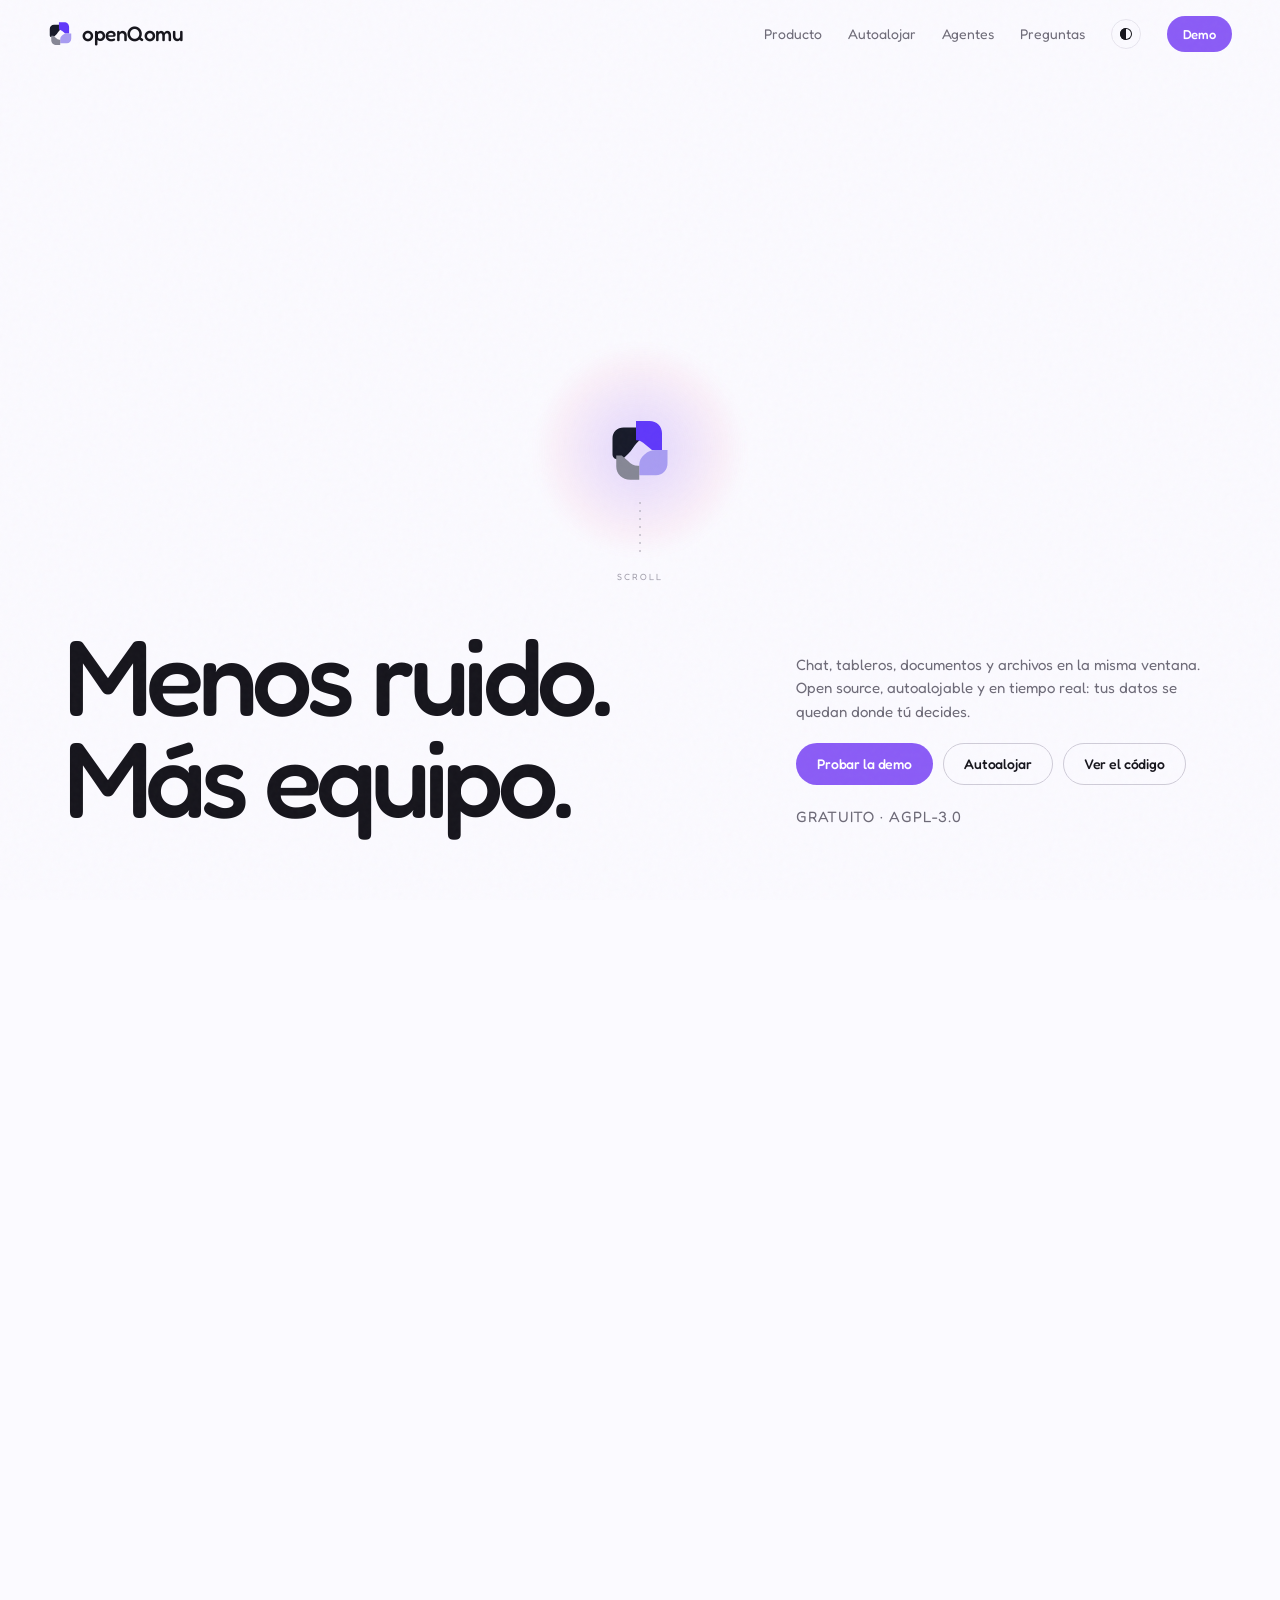
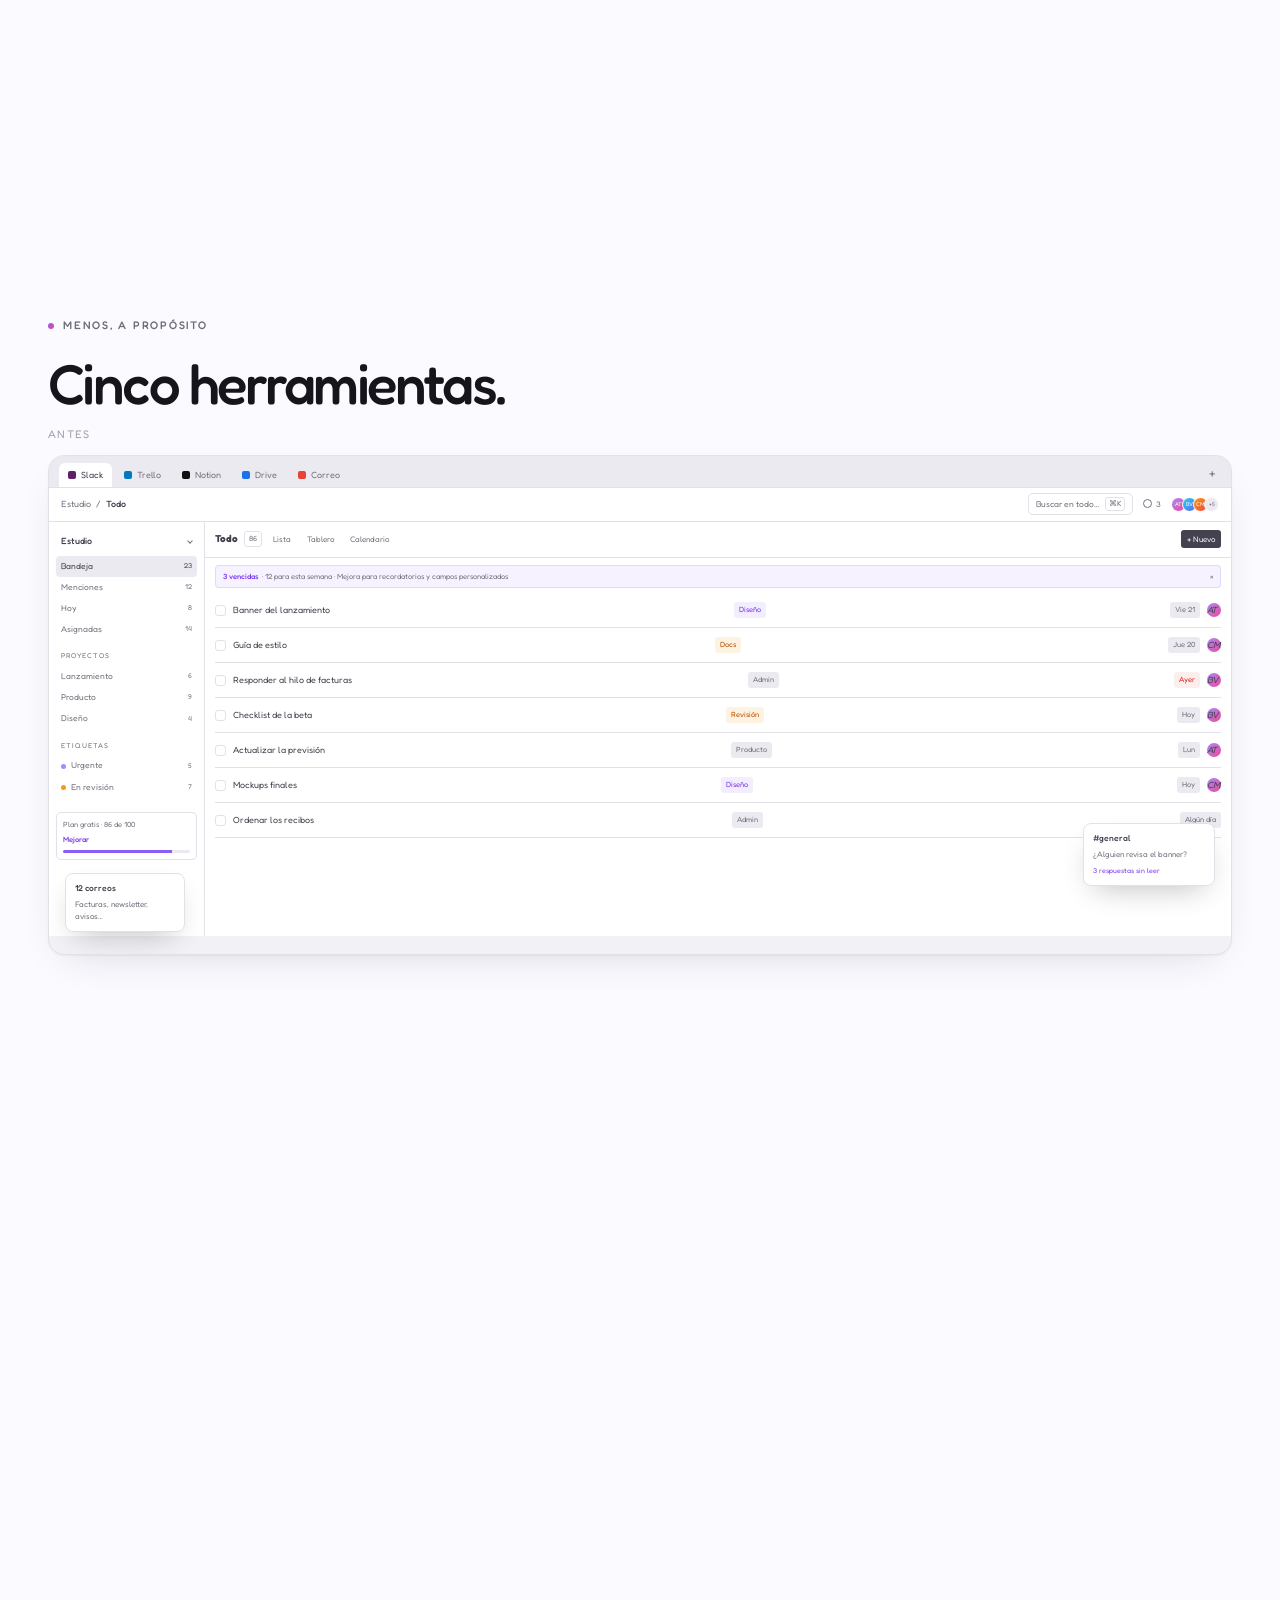
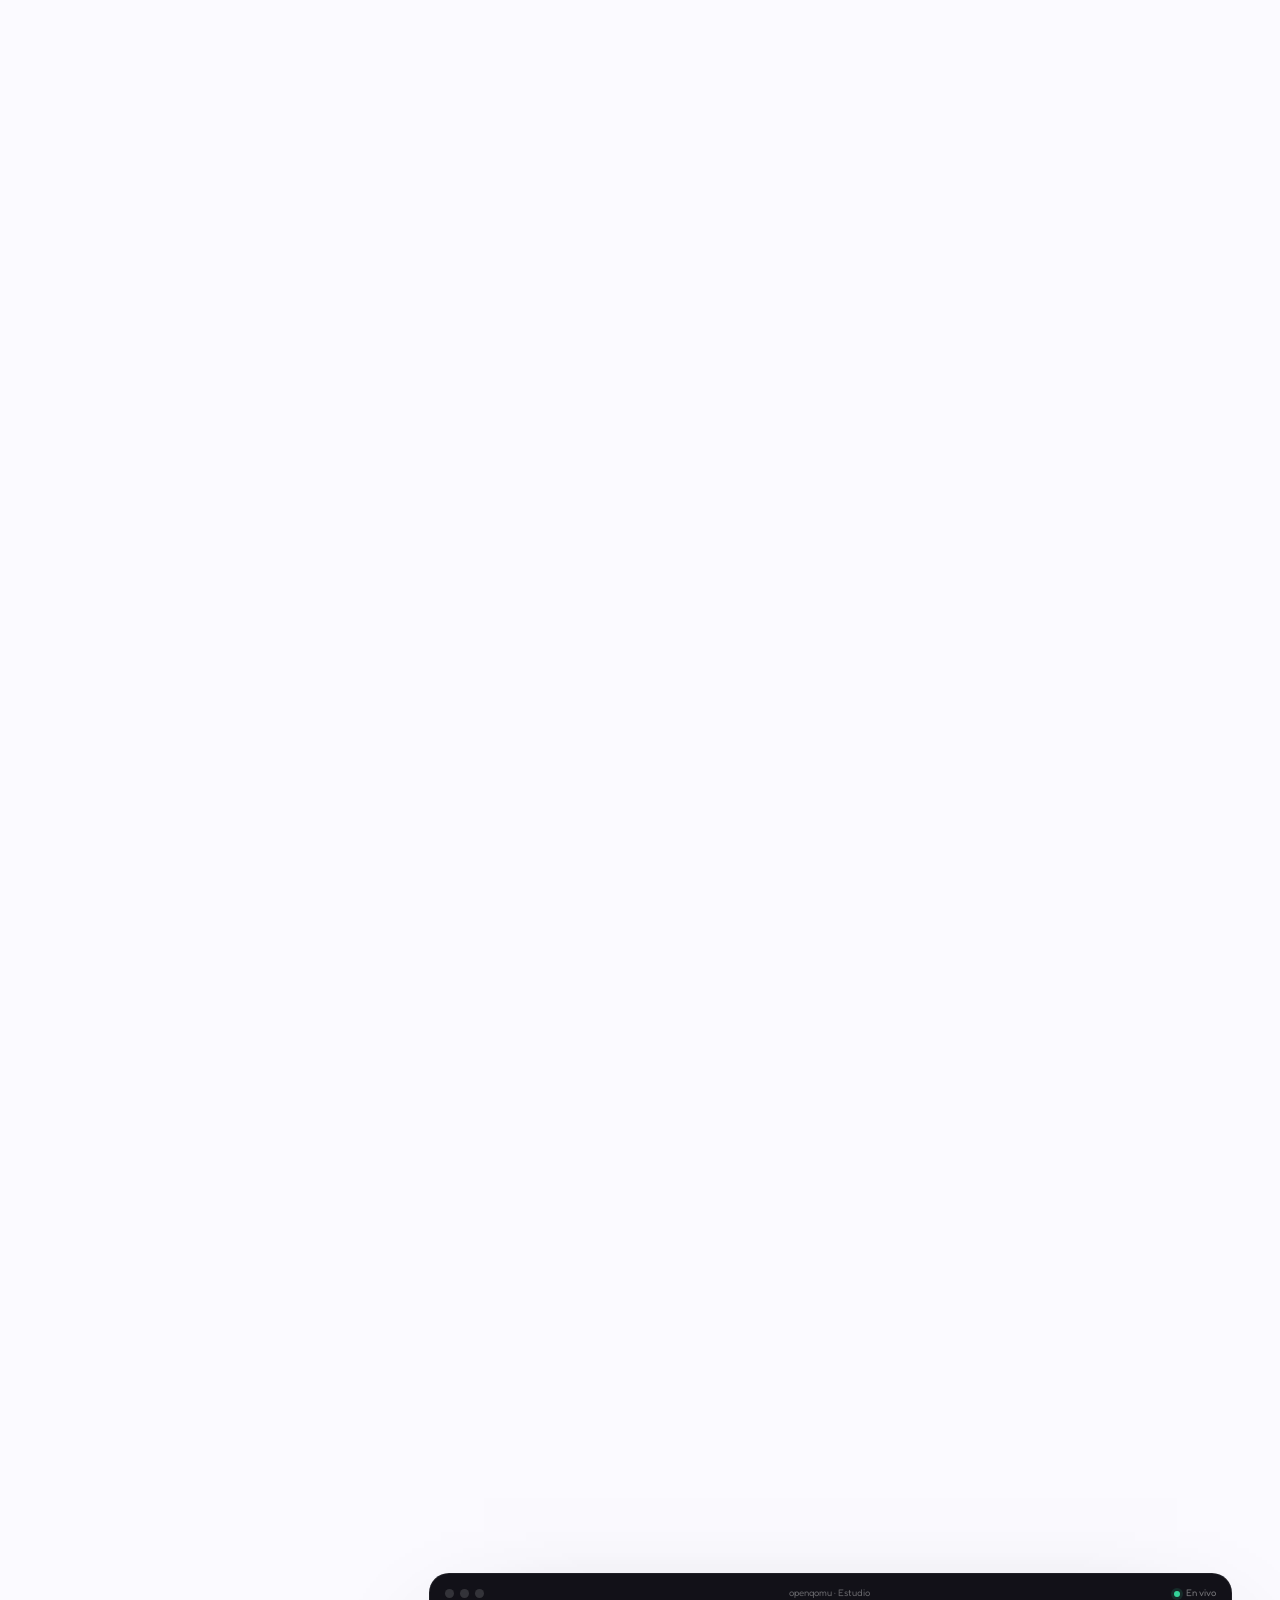
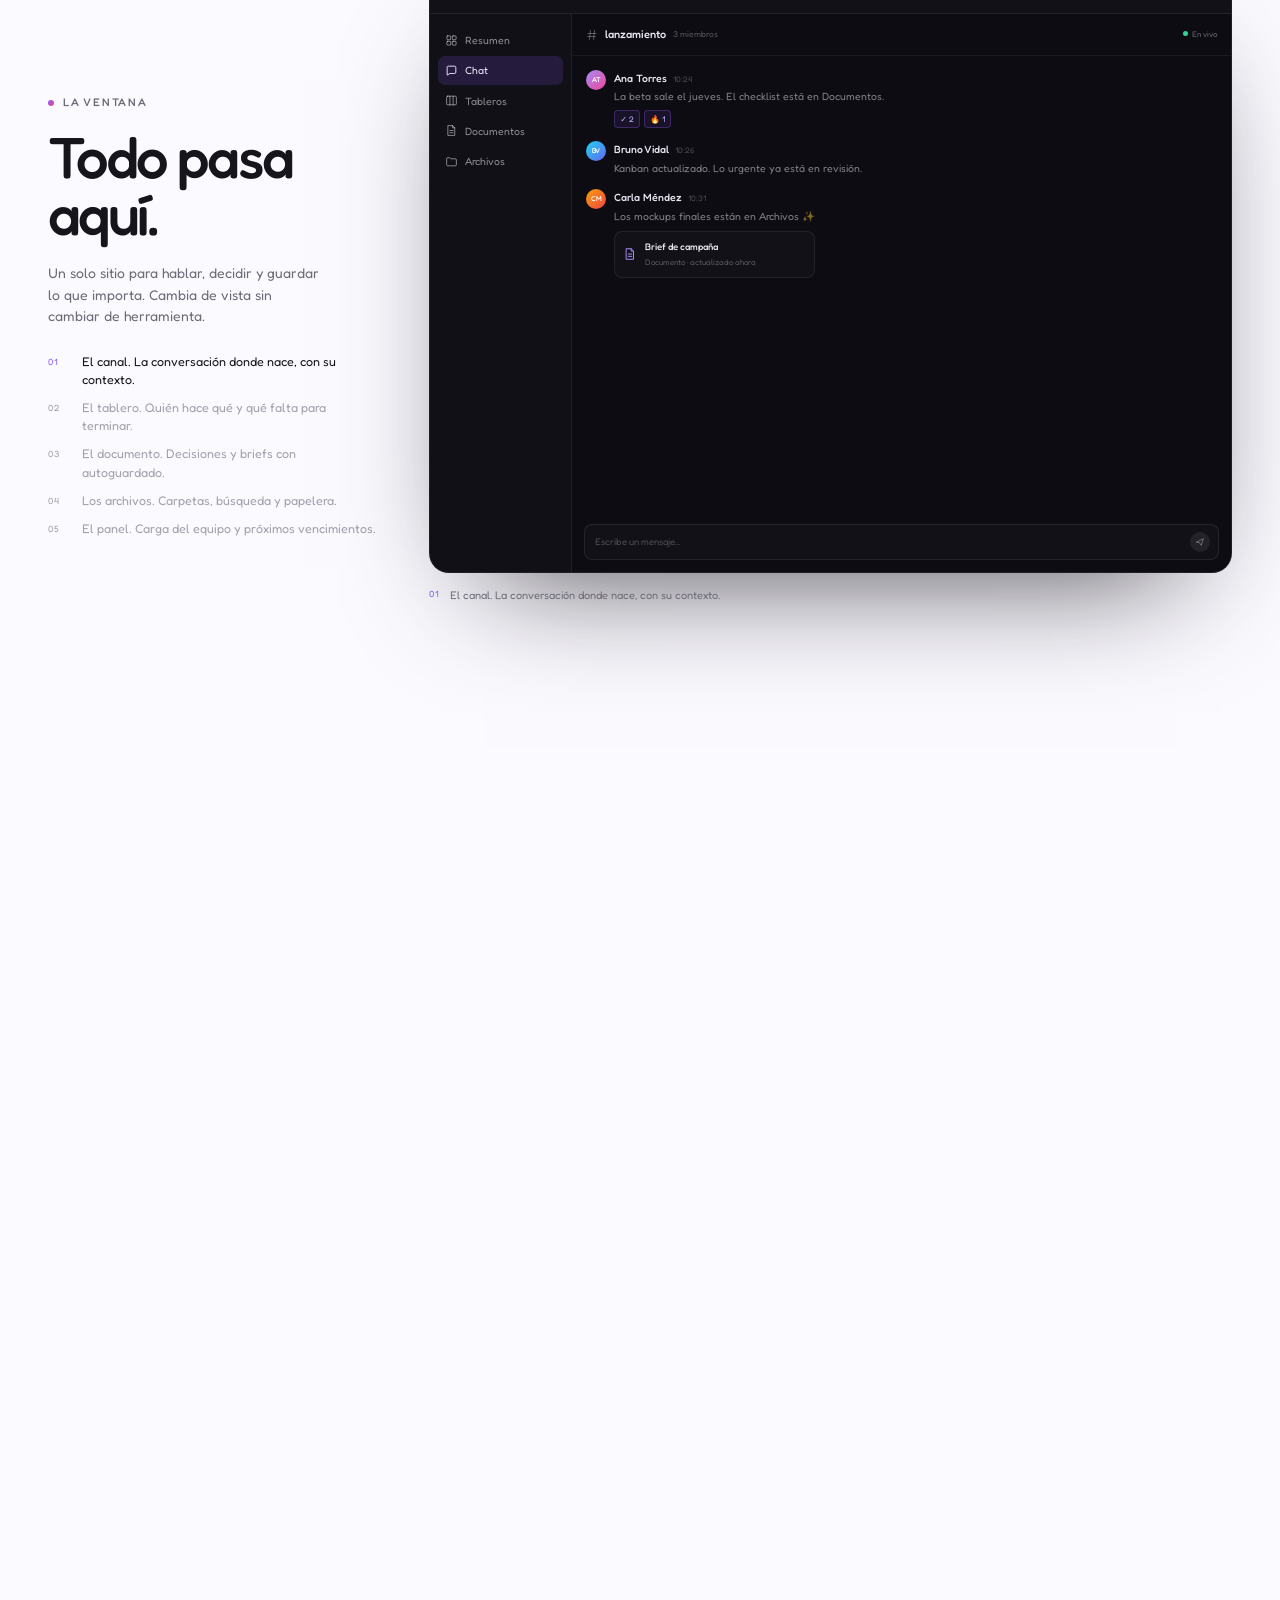
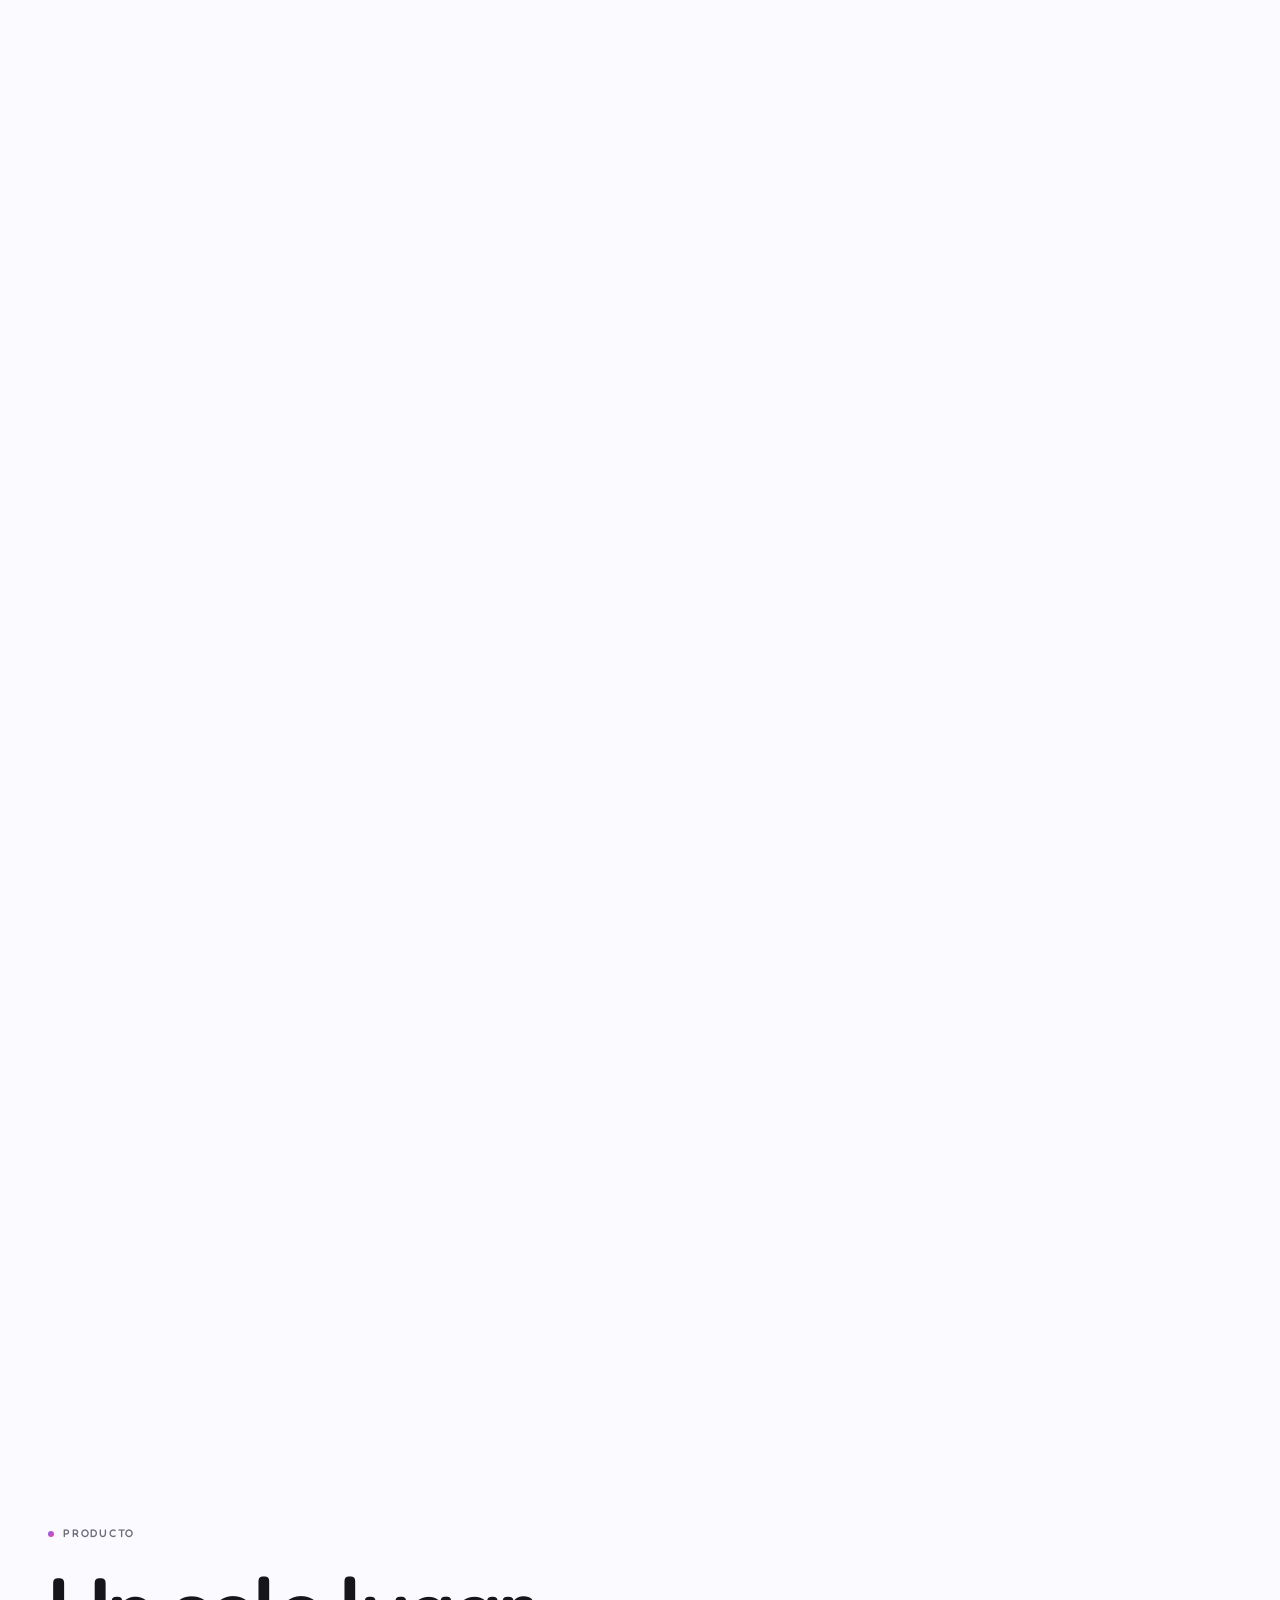
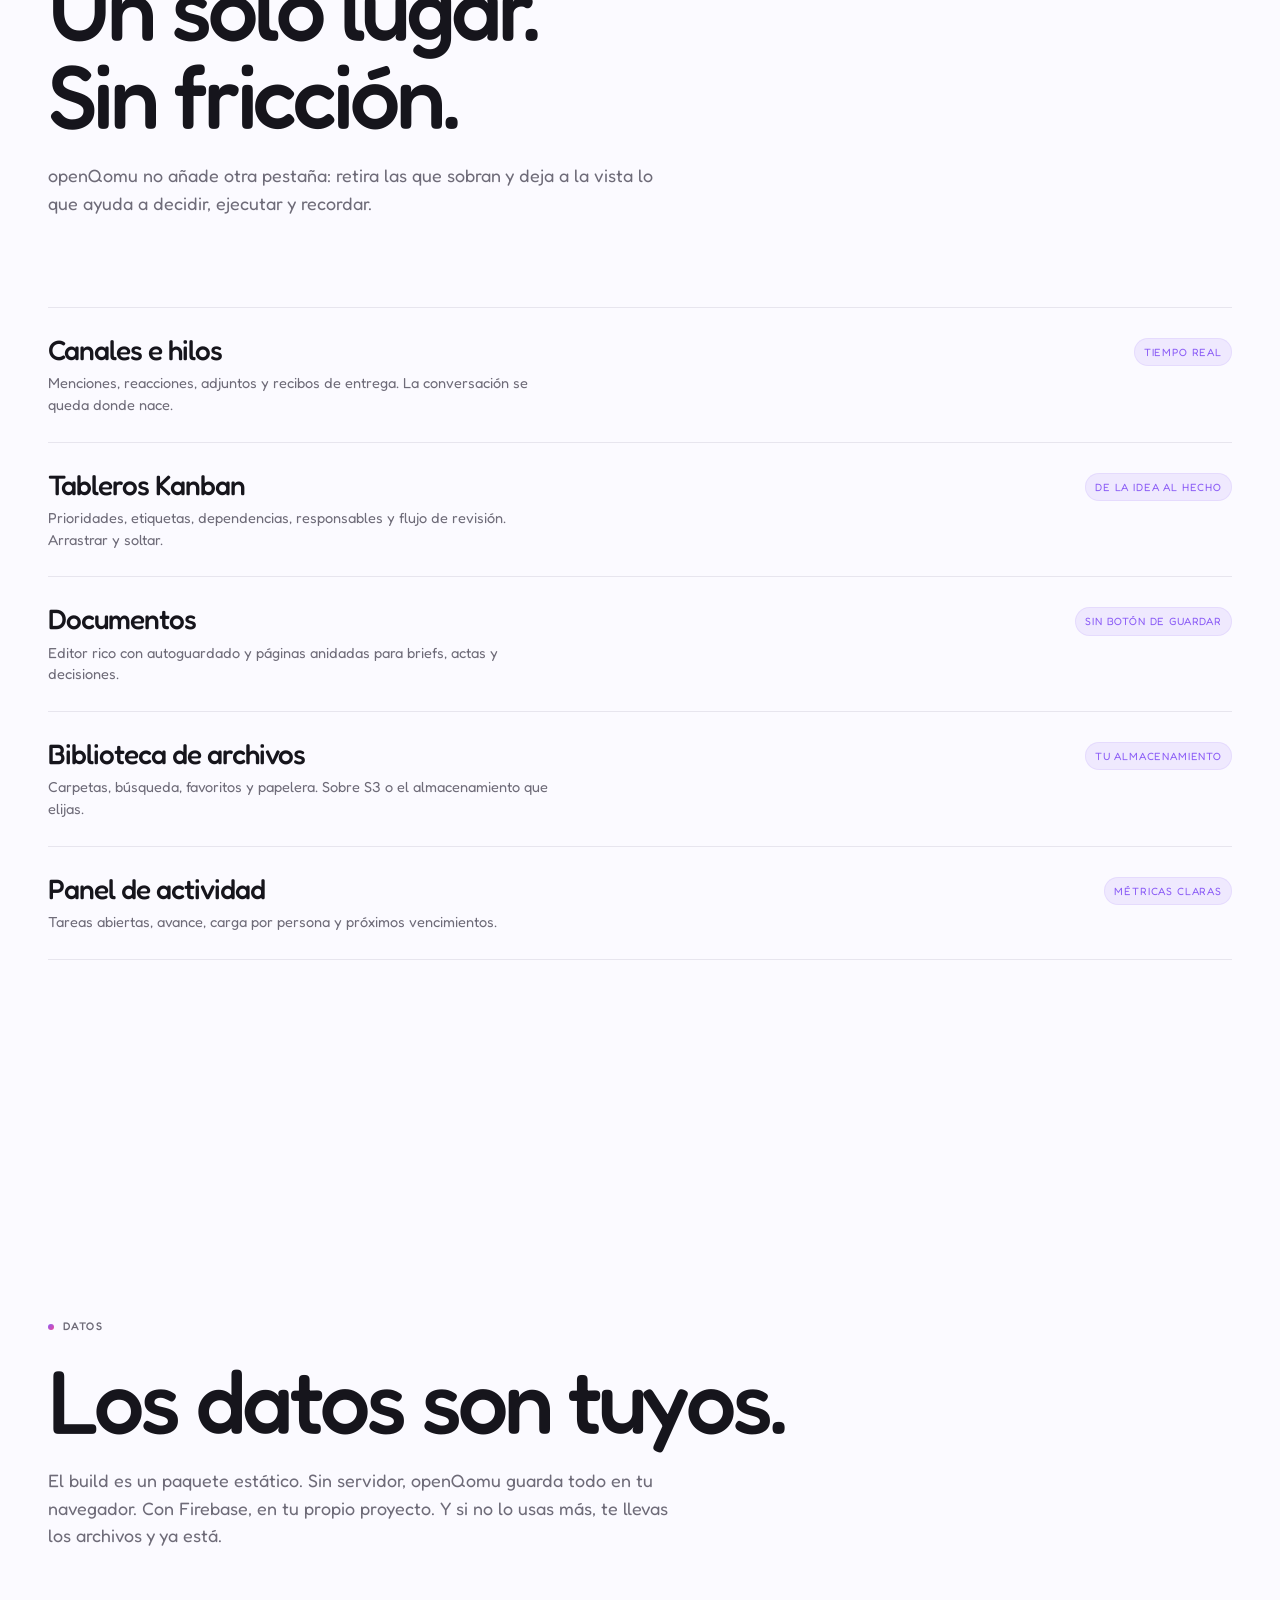
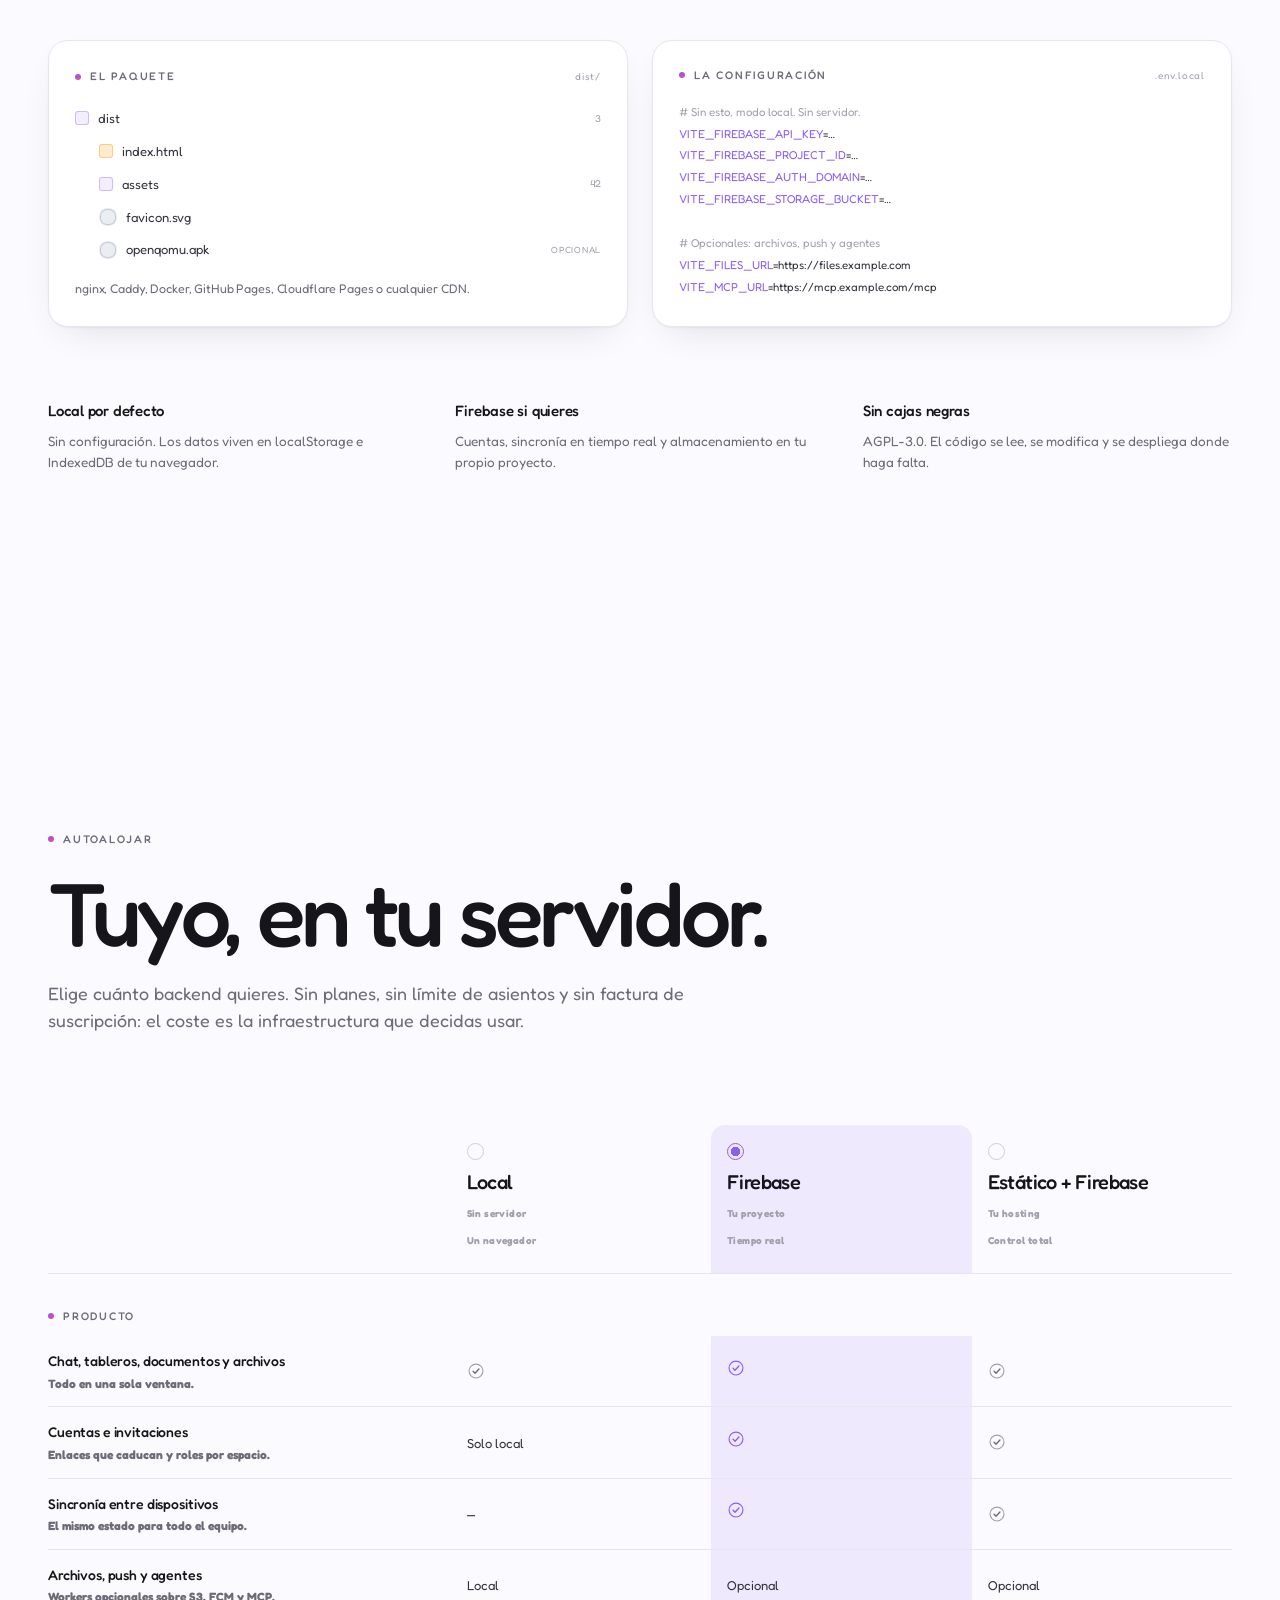
<file: index.html>
<!doctype html>
<html lang="es" class="no-js">
<head>
<meta charset="utf-8">
<meta name="viewport" content="width=device-width, initial-scale=1">
<meta name="theme-color" content="#fbfaff" media="(prefers-color-scheme: light)">
<meta name="theme-color" content="#0c0b12" media="(prefers-color-scheme: dark)">
<title>openQomu · Menos ruido. Más equipo.</title>
<meta name="description" content="Chat, tableros, documentos y archivos en una sola ventana. openQomu es un espacio de trabajo open source y autoalojable: local, Firebase o tu propio servidor.">
<meta property="og:type" content="website">
<meta property="og:site_name" content="openQomu">
<meta property="og:url" content="https://openqomu.qaly.dev/">
<meta property="og:title" content="openQomu · Menos ruido. Más equipo.">
<meta property="og:description" content="Chat, tableros, documentos y archivos en una sola ventana. Open source, autoalojable y en tiempo real.">
<meta property="og:image" content="assets/og.jpg">
<meta name="twitter:card" content="summary_large_image">
<meta name="twitter:image" content="assets/og.jpg">
<link rel="canonical" href="https://openqomu.qaly.dev/">
<link rel="icon" href="favicon.svg" type="image/svg+xml">
<script src="theme.js"></script>
<link rel="stylesheet" href="styles.css">
<link rel="stylesheet" href="scenes.css">
<script defer src="vendor/gsap.min.js"></script>
<script defer src="vendor/ScrollTrigger.min.js"></script>
<script defer src="vendor/lenis.min.js"></script>
<script defer src="main.js"></script>
<script defer src="scenes.js"></script>
</head>
<body>
<a class="skip" href="#main">Saltar al contenido</a>

<svg width="0" height="0" style="position:absolute" aria-hidden="true" focusable="false"><defs>
 <symbol id="mark" viewBox="0 0 256 256">
  <path fill="var(--mark-a, #171A29)" d="M 18 126 L 18 81 C 18 56 37 38 62 38 L 132 38 L 132 83 L 115 100 C 103 112 96 130 80 144 L 58 165 L 37 165 C 26 165 18 156 18 145 Z"/>
  <path fill="#6038FA" d="M 112 12 L 166 12 C 195 12 216 33 216 61 L 216 128 L 176 128 L 149 106 C 137 96 129 89 113 89 L 112 89 Z"/>
  <path fill="#A89CF2" d="M 238 128 L 238 181 C 238 208 219 229 192 229 L 125 229 L 125 188 C 125 171 132 158 146 146 C 161 132 175 128 191 128 Z"/>
  <path fill="#868795" d="M 33 150 L 55 150 L 79 171 C 92 184 103 191 120 191 L 125 191 L 125 247 L 89 247 C 57 247 33 225 33 194 Z"/>
 </symbol>
 <symbol id="i-chat" viewBox="0 0 24 24" fill="none" stroke="currentColor" stroke-width="1.7" stroke-linecap="round" stroke-linejoin="round"><path d="M20 15.5a2 2 0 0 1-2 2H9l-5 3V6a2 2 0 0 1 2-2h12a2 2 0 0 1 2 2Z"/></symbol>
 <symbol id="i-board" viewBox="0 0 24 24" fill="none" stroke="currentColor" stroke-width="1.7" stroke-linecap="round" stroke-linejoin="round"><rect x="3" y="4" width="18" height="16" rx="2"/><path d="M9 4v16M15 4v16"/></symbol>
 <symbol id="i-doc" viewBox="0 0 24 24" fill="none" stroke="currentColor" stroke-width="1.7" stroke-linecap="round" stroke-linejoin="round"><path d="M6 3h8l4 4v14H6z"/><path d="M14 3v4h4M9 12h6M9 16h6"/></symbol>
 <symbol id="i-folder" viewBox="0 0 24 24" fill="none" stroke="currentColor" stroke-width="1.7" stroke-linecap="round" stroke-linejoin="round"><path d="M3 7a2 2 0 0 1 2-2h4l2 2h8a2 2 0 0 1 2 2v9a2 2 0 0 1-2 2H5a2 2 0 0 1-2-2Z"/></symbol>
 <symbol id="i-grid" viewBox="0 0 24 24" fill="none" stroke="currentColor" stroke-width="1.7" stroke-linecap="round" stroke-linejoin="round"><rect x="3.5" y="3.5" width="7" height="7" rx="1.4"/><rect x="13.5" y="3.5" width="7" height="7" rx="1.4"/><rect x="3.5" y="13.5" width="7" height="7" rx="1.4"/><rect x="13.5" y="13.5" width="7" height="7" rx="1.4"/></symbol>
 <symbol id="i-hash" viewBox="0 0 24 24" fill="none" stroke="currentColor" stroke-width="1.7" stroke-linecap="round"><path d="M9 3 7 21M17 3l-2 18M4 9h16M3 15h16"/></symbol>
 <symbol id="i-check" viewBox="0 0 24 24" fill="none" stroke="currentColor" stroke-width="2" stroke-linecap="round" stroke-linejoin="round"><path d="m5 12.5 4.5 4.5L19 7"/></symbol>
 <symbol id="i-plus" viewBox="0 0 24 24" fill="none" stroke="currentColor" stroke-width="1.8" stroke-linecap="round"><path d="M12 5v14M5 12h14"/></symbol>
 <symbol id="i-send" viewBox="0 0 24 24" fill="none" stroke="currentColor" stroke-width="1.7" stroke-linecap="round" stroke-linejoin="round"><path d="m4 12 16-8-5 16-4-6Z"/></symbol>
 <symbol id="i-search" viewBox="0 0 24 24" fill="none" stroke="currentColor" stroke-width="1.7" stroke-linecap="round"><circle cx="11" cy="11" r="6.5"/><path d="m20 20-4.4-4.4"/></symbol>
</defs></svg>

<header class="top">
 <a class="brand" href="#top" aria-label="openQomu, volver arriba">
  <svg class="brand-mark" aria-hidden="true"><use href="#mark"/></svg>openQomu
 </a>
 <nav class="nav" aria-label="Principal">
  <a href="#producto">Producto</a>
  <a href="#autoalojar">Autoalojar</a>
  <a href="#agentes">Agentes</a>
  <a href="#faq">Preguntas</a>
  <button class="theme" type="button" data-theme-toggle aria-label="Cambiar a modo oscuro" aria-pressed="false"><i aria-hidden="true"></i></button>
  <a class="btn ghost sm enter-link" data-enter href="https://demo.openqomu.qaly.dev/?entrar=1">Entrar</a>
  <a class="btn sm" href="https://demo.openqomu.qaly.dev/?demo=1" target="_blank" rel="noopener">Demo</a>
 </nav>
 <details class="menu">
  <summary aria-label="Menú de navegación"><span aria-hidden="true"></span></summary>
  <nav class="menu-list" aria-label="Secciones">
   <a href="#producto">Producto</a>
   <a href="#autoalojar">Autoalojar</a>
   <a href="#agentes">Agentes</a>
   <a href="#faq">Preguntas</a>
  </nav>
 </details>
</header>

<main id="main">
<span id="top"></span>

<!-- Historia: una etapa sticky y cuatro beats, cada uno con su timeline scrubbed. -->
<section class="story" id="story" aria-label="Cómo funciona openQomu">
 <div class="stage" id="stage">
  <div class="hero-copy" id="hero-copy">
   <h1 class="hero-h">Menos ruido.<br>Más equipo.</h1>
   <div class="hero-side">
    <p>Chat, tableros, documentos y archivos en la misma ventana. Open source, autoalojable y en tiempo real: tus datos se quedan donde tú decides.</p>
    <div class="get">
     <a class="btn" href="https://demo.openqomu.qaly.dev/?demo=1" target="_blank" rel="noopener">Probar la demo</a>
     <a class="btn ghost enter-link" data-enter href="https://demo.openqomu.qaly.dev/?entrar=1">Entrar</a>
     <a class="btn ghost" href="https://github.com/qalyBuild/openQomu/blob/main/docs/self-hosting.es.md" target="_blank" rel="noopener">Autoalojar</a>
     <a class="btn ghost" href="https://github.com/qalyBuild/openQomu" target="_blank" rel="noopener">Ver el código</a>
    </div>
    <p class="get-note">Gratuito · AGPL-3.0</p>
   </div>
  </div>

  <span class="mark-halo" id="mark-halo" aria-hidden="true"></span>
  <span class="mark-orb" id="mark-orb" aria-hidden="true">
   <svg viewBox="0 0 48 48"><use href="#mark"/></svg>
  </span>
  <span class="mark-word" id="mark-word" aria-hidden="true"><span class="mark-word-text" id="mark-word-text">openQomu</span></span>
  <span class="drip" aria-hidden="true"><i></i><span class="mono">Scroll</span></span>

  <div class="taskp" id="taskp" aria-hidden="true">
   <div class="taskp-inner">
    <div class="taskp-head">
     <svg class="taskp-mark" viewBox="0 0 48 48"><use href="#mark"/></svg>
     <span>Nueva tarea</span>
     <span class="kbd esc">Esc</span>
    </div>
    <div class="taskp-line"><span class="typed" id="typed">Banner del lanzamiento</span><i class="caret"></i></div>
    <div class="taskp-meta">
     <span class="chip chip-board"><i class="dot lav"></i>Lanzamiento web</span>
     <span class="chip"><i class="av">AT</i>Ana Torres</span>
     <span class="chip"><i class="dot amb"></i>Vie 21</span>
    </div>
    <div class="taskp-foot"><span><span class="kbd">⌘</span><span class="kbd">↵</span> Crear</span><span>Se guarda en el tablero</span></div>
   </div>
  </div>

  <div class="board" id="board" aria-hidden="true">
   <div class="board-bar">
    <span class="tls"><i></i><i></i><i></i></span>
    <span class="board-url">openqomu · Lanzamiento web</span>
    <span class="live"><i></i>En vivo</span>
   </div>
   <div class="board-body">
    <aside class="board-side">
     <div class="bs-ws"><span class="bs-logo">E</span>Estudio<span class="bs-caret"></span></div>
     <nav>
      <span class="bs-item"><svg><use href="#i-grid"/></svg>Resumen</span>
      <span class="bs-item"><svg><use href="#i-chat"/></svg>Chat<span class="bs-n">3</span></span>
      <span class="bs-item on"><svg><use href="#i-board"/></svg>Tableros</span>
      <span class="bs-item"><svg><use href="#i-doc"/></svg>Documentos</span>
      <span class="bs-item"><svg><use href="#i-folder"/></svg>Archivos</span>
     </nav>
     <p class="bs-lab">Canales</p>
     <span class="bs-ch"><svg><use href="#i-hash"/></svg>lanzamiento</span>
     <span class="bs-ch"><svg><use href="#i-hash"/></svg>producto</span>
     <span class="bs-ch"><svg><use href="#i-hash"/></svg>diseño</span>
    </aside>
    <div class="board-main">
     <div class="board-top">
      <span class="bt-title">Lanzamiento web</span>
      <span class="bt-sep">/</span><span class="bt-sub">Tablero</span>
      <span class="bt-avs"><i class="av">AT</i><i class="av alt">BV</i><i class="av alt2">CM</i></span>
      <span class="bt-btn"><svg><use href="#i-plus"/></svg>Nueva tarea</span>
     </div>
     <div class="board-cols">
      <div class="col">
       <header><i class="cdot gre"></i>Por hacer<b class="cc">3</b></header>
       <article class="card"><p>Ajustar la landing</p><div class="cm"><span class="tag gre">Web</span><i class="av sm">AT</i></div></article>
       <article class="card"><p>Revisar el onboarding</p><div class="cm"><span class="tag vio">Producto</span><i class="av sm alt">BV</i></div></article>
       <article class="card"><p>Ordenar los recibos</p><div class="cm"><span class="tag gre">Admin</span><i class="av sm alt2">CM</i></div></article>
      </div>
      <div class="col">
       <header><i class="cdot vio"></i>En curso<b class="cc" id="cc-doing">2</b></header>
       <article class="card card-target" id="card-doing"><p>Banner del lanzamiento</p><div class="cm"><span class="tag vio">Diseño</span><span class="due">Vie 21</span><i class="av sm">AT</i></div></article>
       <article class="card"><p>Guía de estilo</p><div class="cm"><span class="tag amb">Docs</span><i class="av sm alt2">CM</i></div></article>
      </div>
      <div class="col">
       <header><i class="cdot amb"></i>En revisión<b class="cc">1</b></header>
       <article class="card"><p>Checklist de la beta</p><div class="cm"><span class="tag amb">Revisión</span><i class="av sm alt">BV</i></div></article>
      </div>
      <div class="col">
       <header><i class="cdot eme"></i>Hecho<b class="cc" id="cc-done">2</b></header>
       <article class="card card-done"><p>Cerrar la beta</p><div class="cm"><span class="tag eme">Lanzamiento</span><i class="av sm">AT</i></div></article>
       <article class="card card-done"><p>Mockups finales</p><div class="cm"><span class="tag eme">Diseño</span><i class="av sm alt2">CM</i></div></article>
       <article class="card card-target-done" id="card-done"><p>Banner del lanzamiento</p><div class="cm"><span class="tag eme">Hecho</span><span class="due">Vie 21</span><i class="av sm">AT</i></div></article>
      </div>
     </div>
    </div>
   </div>
  </div>

  <div class="toast" id="toast" aria-hidden="true">
   <span class="toast-h"><svg><use href="#i-hash"/></svg>producto<span>ahora</span></span>
   <p><b>Ana Torres</b> ha movido <b>Banner del lanzamiento</b> a En curso.</p>
  </div>

  <div class="caps" aria-hidden="true">
   <div class="cap" data-cap="1"><div><span class="sc">El espacio</span><p>Un canal, un tablero y un documento. Todo en la misma ventana.</p></div><span class="mono n">01 / 04</span></div>
   <div class="cap" data-cap="2"><div><span class="sc">La tarea</span><p>Escribe el título, elige tablero, persona y fecha. Nada más.</p></div><span class="mono n">02 / 04</span></div>
   <div class="cap" data-cap="3"><div><span class="sc">El tablero</span><p>La tarjeta cae en su columna. El aviso llega al canal.</p></div><span class="mono n">03 / 04</span></div>
   <div class="cap" data-cap="4"><div><span class="sc">Hecho</span><p>Ciérrala. El tablero y el panel cuentan la misma historia.</p></div><span class="mono n">04 / 04</span></div>
  </div>
 </div>
 <div class="beat" data-beat="space"></div>
 <div class="beat" data-beat="task"></div>
 <div class="beat" data-beat="board"></div>
 <div class="beat" data-beat="done"></div>
 <p class="sr">Historia: el espacio de openQomu reúne un canal, un tablero y un documento. Se crea la tarea “Banner del lanzamiento” en el tablero Lanzamiento web, asignada a Ana Torres para el viernes 21. La tarjeta aparece en la columna En curso y se avisa en el canal producto. Al terminarla se mueve a Hecho y los contadores del tablero se actualizan.</p>
</section>

<!-- La misma historia, quieta: se muestra sin JS, con movimiento reducido o en móvil. -->
<div class="frames">
 <section class="f-hero">
  <span class="f-mark" aria-hidden="true"><svg viewBox="0 0 48 48"><use href="#mark"/></svg></span>
  <div>
   <h1 class="hero-h">Menos ruido.<br>Más equipo.</h1>
   <div class="hero-side">
    <p>Chat, tableros, documentos y archivos en la misma ventana. Open source, autoalojable y en tiempo real: tus datos se quedan donde tú decides.</p>
    <div class="get">
     <a class="btn" href="https://demo.openqomu.qaly.dev/?demo=1" target="_blank" rel="noopener">Probar la demo</a>
     <a class="btn ghost enter-link" data-enter href="https://demo.openqomu.qaly.dev/?entrar=1">Entrar</a>
     <a class="btn ghost" href="https://github.com/qalyBuild/openQomu/blob/main/docs/self-hosting.es.md" target="_blank" rel="noopener">Autoalojar</a>
     <a class="btn ghost" href="https://github.com/qalyBuild/openQomu" target="_blank" rel="noopener">Ver el código</a>
    </div>
    <p class="get-note">Gratuito · AGPL-3.0</p>
   </div>
  </div>
 </section>
 <section class="frame" aria-label="La tarea">
  <div class="fcap"><span class="sc">La tarea</span><p>Escribe el título, elige tablero, persona y fecha. Nada más.</p></div>
  <div class="taskp is-still" aria-hidden="true">
   <div class="taskp-head">
    <svg class="taskp-mark" viewBox="0 0 48 48"><use href="#mark"/></svg>
    <span>Nueva tarea</span><span class="kbd esc">Esc</span>
   </div>
   <div class="taskp-line"><span class="typed">Banner del lanzamiento</span><i class="caret"></i></div>
   <div class="taskp-meta">
    <span class="chip chip-board"><i class="dot lav"></i>Lanzamiento web</span>
    <span class="chip"><i class="av">AT</i>Ana Torres</span>
    <span class="chip"><i class="dot amb"></i>Vie 21</span>
   </div>
   <div class="taskp-foot"><span><span class="kbd">⌘</span><span class="kbd">↵</span> Crear</span><span>Se guarda en el tablero</span></div>
  </div>
 </section>
 <section class="frame" aria-label="El tablero">
  <div class="fcap"><span class="sc">El tablero</span><p>La tarjeta cae en su columna. El aviso llega al canal.</p></div>
  <div class="board-card" aria-hidden="true">
   <header><span class="cdot vio"></span>En curso <b>2</b></header>
   <article class="card"><p>Banner del lanzamiento</p><div class="cm"><span class="tag vio">Diseño</span><span class="due">Vie 21</span><i class="av sm">AT</i></div></article>
   <article class="card"><p>Guía de estilo</p><div class="cm"><span class="tag amb">Docs</span><i class="av sm alt2">CM</i></div></article>
  </div>
 </section>
</div>

<!-- Escena: caos de herramientas a una sola ventana. -->
<section class="cz" id="caos" aria-labelledby="cz-h">
 <div class="cz-stage">
  <div class="cz-copy">
   <span class="sc">Menos, a propósito</span>
   <h2 class="cz-h" id="cz-h"><span class="cz-h1">Cinco herramientas.</span> <span class="cz-h2">Una ventana.</span></h2>
  </div>
  <p class="sr">Antes: cinco pestañas —chat, tablero, documentos, archivos y correo— con avisos, badges, filtros y menús. Después: el mismo trabajo en una sola ventana de openQomu: el canal producto, el tablero Lanzamiento web, el documento Brief de campaña y la carpeta de diseño, sin nada más pidiendo atención.</p>
  <div class="cz-pair">
   <div class="cz-area" aria-hidden="true">
    <span class="mono cz-tag">Antes</span>
    <div class="cz-box">
     <div class="cz-before">
      <div class="cz-tabs">
       <span class="cz-tab on"><i class="cz-fav sl"></i>Slack</span>
       <span class="cz-tab"><i class="cz-fav tr"></i>Trello</span>
       <span class="cz-tab"><i class="cz-fav no"></i>Notion</span>
       <span class="cz-tab"><i class="cz-fav dr"></i>Drive</span>
       <span class="cz-tab"><i class="cz-fav ml"></i>Correo</span>
       <span class="cz-tabs-extra">+</span>
      </div>
      <div class="cz-win">
       <div class="cz-bar">
        <span class="cz-crumbs">Estudio <i>/</i> <b>Todo</b></span>
        <span class="cz-search">Buscar en todo…<b>⌘K</b></span>
        <span class="cz-bell">3</span>
        <span class="cz-avs"><i>AT</i><i>BV</i><i>CM</i><i>+5</i></span>
       </div>
       <div class="cz-shell">
        <div class="cz-side">
         <div class="cz-ws">Estudio<i class="cz-caret"></i></div>
         <div class="cz-si on">Bandeja <b>23</b></div>
         <div class="cz-si">Menciones <b>12</b></div>
         <div class="cz-si">Hoy <b>8</b></div>
         <div class="cz-si">Asignadas <b>14</b></div>
         <div class="cz-lab">Proyectos</div>
         <div class="cz-si">Lanzamiento <b>6</b></div>
         <div class="cz-si">Producto <b>9</b></div>
         <div class="cz-si">Diseño <b>4</b></div>
         <div class="cz-lab">Etiquetas</div>
         <div class="cz-si"><i class="cz-ld vio"></i>Urgente <b>5</b></div>
         <div class="cz-si"><i class="cz-ld amb"></i>En revisión <b>7</b></div>
         <div class="cz-plan">Plan gratis · 86 de 100<b>Mejorar</b><i class="cz-meter"><i></i></i></div>
        </div>
        <div class="cz-main">
         <div class="cz-tools">
          <b class="cz-big">Todo</b><span class="cz-pill">86</span>
          <span class="cz-f">Lista</span><span class="cz-f">Tablero</span><span class="cz-f">Calendario</span>
          <span class="cz-sp"></span>
          <span class="cz-new">+ Nuevo</span>
         </div>
         <div class="cz-banner"><b>3 vencidas</b> · 12 para esta semana · Mejora para recordatorios y campos personalizados<span class="cz-x">×</span></div>
         <div class="cz-rows">
          <div class="cz-row cz-keep" data-at="0"><i class="cz-cb"></i><span>Banner del lanzamiento</span><i class="cz-ch vio">Diseño</i><i class="cz-ch">Vie 21</i><i class="cz-av">AT</i></div>
          <div class="cz-row cz-keep" data-at="1"><i class="cz-cb"></i><span>Guía de estilo</span><i class="cz-ch amb">Docs</i><i class="cz-ch">Jue 20</i><i class="cz-av">CM</i></div>
          <div class="cz-row"><i class="cz-cb"></i><span>Responder al hilo de facturas</span><i class="cz-ch">Admin</i><i class="cz-ch red">Ayer</i><i class="cz-av">BV</i></div>
          <div class="cz-row cz-keep" data-at="2"><i class="cz-cb"></i><span>Checklist de la beta</span><i class="cz-ch amb">Revisión</i><i class="cz-ch">Hoy</i><i class="cz-av">BV</i></div>
          <div class="cz-row"><i class="cz-cb"></i><span>Actualizar la previsión</span><i class="cz-ch">Producto</i><i class="cz-ch">Lun</i><i class="cz-av">AT</i></div>
          <div class="cz-row cz-keep" data-at="3"><i class="cz-cb"></i><span>Mockups finales</span><i class="cz-ch vio">Diseño</i><i class="cz-ch">Hoy</i><i class="cz-av">CM</i></div>
          <div class="cz-row"><i class="cz-cb"></i><span>Ordenar los recibos</span><i class="cz-ch">Admin</i><i class="cz-ch">Algún día</i></div>
         </div>
        </div>
       </div>
      </div>
      <div class="cz-float cz-bubble">
       <b>#general</b><p>¿Alguien revisa el banner?</p><span>3 respuestas sin leer</span>
      </div>
      <div class="cz-float cz-mail">
       <b>12 correos</b><p>Facturas, newsletter, avisos…</p>
      </div>
     </div>

     <div class="cz-after">
      <span class="mono cz-tag cz-tag-after">Después</span>
      <div class="cz-app">
       <div class="cz-app-bar">
        <span class="tls"><i></i><i></i><i></i></span>
        <span class="cz-app-url">openqomu · Lanzamiento web</span>
        <span class="live"><i></i>En vivo</span>
       </div>
       <div class="cz-app-body">
        <div class="cz-app-side">
         <span class="bs-item"><svg><use href="#i-grid"/></svg>Resumen</span>
         <span class="bs-item"><svg><use href="#i-chat"/></svg>Chat</span>
         <span class="bs-item on"><svg><use href="#i-board"/></svg>Tableros</span>
         <span class="bs-item"><svg><use href="#i-doc"/></svg>Documentos</span>
         <span class="bs-item"><svg><use href="#i-folder"/></svg>Archivos</span>
        </div>
        <div class="cz-app-main">
         <div class="cz-app-top"><b>Lanzamiento web</b><span class="cz-app-sub">4 columnas · 7 tareas</span><span class="bt-avs"><i class="av">AT</i><i class="av alt">BV</i><i class="av alt2">CM</i></span></div>
         <div class="cz-app-cols">
          <div class="cz-mini"><header><i class="cdot gre"></i>Por hacer<b>2</b></header>
           <div class="card"><p>Ajustar la landing</p><div class="cm"><span class="tag gre">Web</span></div></div>
           <div class="card"><p>Revisar el onboarding</p><div class="cm"><span class="tag vio">Producto</span></div></div>
          </div>
          <div class="cz-mini"><header><i class="cdot vio"></i>En curso<b>2</b></header>
           <div class="card"><p>Banner del lanzamiento</p><div class="cm"><span class="tag vio">Diseño</span><i class="av sm">AT</i></div></div>
           <div class="card"><p>Guía de estilo</p><div class="cm"><span class="tag amb">Docs</span></div></div>
          </div>
          <div class="cz-mini"><header><i class="cdot amb"></i>En revisión<b>1</b></header>
           <div class="card"><p>Checklist de la beta</p><div class="cm"><span class="tag amb">Revisión</span></div></div>
          </div>
          <div class="cz-mini"><header><i class="cdot eme"></i>Hecho<b>2</b></header>
           <div class="card"><p>Cerrar la beta</p><div class="cm"><span class="tag eme">Lanzamiento</span></div></div>
           <div class="card"><p>Mockups finales</p><div class="cm"><span class="tag eme">Diseño</span></div></div>
          </div>
         </div>
        </div>
       </div>
      </div>
     </div>
    </div>
   </div>
   <p class="cz-end">El mismo trabajo, en una sola ventana. Nada más pidiendo atención.</p>
  </div>
 </div>
</section>
<!-- /Escena caos -->

<!-- Escena: película de la ventana. -->
<section class="film" id="ventana" aria-labelledby="film-h">
 <div class="film-stage">
  <div class="film-grid">
   <div class="film-copy">
    <span class="sc">La ventana</span>
    <h2 class="film-h" id="film-h">Todo pasa aquí.</h2>
    <p class="film-lede">Un solo sitio para hablar, decidir y guardar lo que importa. Cambia de vista sin cambiar de herramienta.</p>
    <ol class="film-steps">
     <li data-step="1"><span class="mono">01</span><span>El canal. La conversación donde nace, con su contexto.</span></li>
     <li data-step="2"><span class="mono">02</span><span>El tablero. Quién hace qué y qué falta para terminar.</span></li>
     <li data-step="3"><span class="mono">03</span><span>El documento. Decisiones y briefs con autoguardado.</span></li>
     <li data-step="4"><span class="mono">04</span><span>Los archivos. Carpetas, búsqueda y papelera.</span></li>
     <li data-step="5"><span class="mono">05</span><span>El panel. Carga del equipo y próximos vencimientos.</span></li>
    </ol>
   </div>
   <p class="sr">Película de la ventana de openQomu: el canal lanzamiento con mensajes del equipo, el tablero Lanzamiento web con columnas y tarjetas, el documento Roadmap Q4, la biblioteca de archivos con carpetas y el panel de actividad con carga por persona y vencimientos.</p>
   <div class="film-frame" aria-hidden="true">
    <div class="film-dev">
     <div class="film-bar"><span class="tls"><i></i><i></i><i></i></span><span class="film-url">openqomu · Estudio</span><span class="live"><i></i>En vivo</span></div>
     <div class="film-body">
      <aside class="film-side">
       <span class="bs-item" data-nav="5"><svg><use href="#i-grid"/></svg>Resumen</span>
       <span class="bs-item on" data-nav="1"><svg><use href="#i-chat"/></svg>Chat</span>
       <span class="bs-item" data-nav="2"><svg><use href="#i-board"/></svg>Tableros</span>
       <span class="bs-item" data-nav="3"><svg><use href="#i-doc"/></svg>Documentos</span>
       <span class="bs-item" data-nav="4"><svg><use href="#i-folder"/></svg>Archivos</span>
      </aside>
      <div class="film-views">
       <div class="view view-chat" data-view="1">
        <div class="view-top"><svg><use href="#i-hash"/></svg><b>lanzamiento</b><span>3 miembros</span><i class="view-live">En vivo</i></div>
        <div class="view-chat-body">
         <div class="msg"><i class="av">AT</i><div><span class="msg-h"><b>Ana Torres</b><time>10:24</time></span><p>La beta sale el jueves. El checklist está en Documentos.</p><div class="msg-re"><i class="re-emoji">✓ 2</i><i class="re-emoji">🔥 1</i></div></div></div>
         <div class="msg"><i class="av alt">BV</i><div><span class="msg-h"><b>Bruno Vidal</b><time>10:26</time></span><p>Kanban actualizado. Lo urgente ya está en revisión.</p></div></div>
         <div class="msg"><i class="av alt2">CM</i><div><span class="msg-h"><b>Carla Méndez</b><time>10:31</time></span><p>Los mockups finales están en Archivos ✨</p><div class="msg-card"><svg><use href="#i-doc"/></svg><div><b>Brief de campaña</b><span>Documento · actualizado ahora</span></div></div></div></div>
        </div>
        <div class="composer">Escribe un mensaje…<i><svg><use href="#i-send"/></svg></i></div>
       </div>

       <div class="view view-board" data-view="2">
        <div class="view-top"><svg><use href="#i-board"/></svg><b>Lanzamiento web</b><span>4 columnas · 5 tareas</span><i class="view-live">En vivo</i></div>
        <div class="view-cols">
         <div class="cz-mini"><header><i class="cdot gre"></i>Por hacer<b>1</b></header><div class="card"><p>Ajustar la landing</p><div class="cm"><span class="tag gre">Web</span></div></div></div>
         <div class="cz-mini"><header><i class="cdot vio"></i>En curso<b>2</b></header><div class="card"><p>Banner del lanzamiento</p><div class="cm"><span class="tag vio">Diseño</span><i class="av sm">AT</i></div></div><div class="card"><p>Guía de estilo</p><div class="cm"><span class="tag amb">Docs</span></div></div></div>
         <div class="cz-mini"><header><i class="cdot amb"></i>En revisión<b>1</b></header><div class="card"><p>Checklist de la beta</p><div class="cm"><span class="tag amb">Revisión</span></div></div></div>
         <div class="cz-mini"><header><i class="cdot eme"></i>Hecho<b>1</b></header><div class="card"><p>Cerrar la beta</p><div class="cm"><span class="tag eme">Lanzamiento</span></div></div></div>
        </div>
       </div>

       <div class="view view-doc" data-view="3">
        <div class="view-top"><svg><use href="#i-doc"/></svg><b>Roadmap Q4</b><span>Guardado</span></div>
        <div class="doc">
         <h3>Roadmap Q4</h3>
         <p>El objetivo del trimestre: cerrar la beta, ordenar el onboarding y publicar la app Android.</p>
         <h4>Antes de diciembre</h4>
         <ul class="doc-list">
          <li><i class="doc-check on"><svg><use href="#i-check"/></svg></i>Checklist de la beta</li>
          <li><i class="doc-check on"><svg><use href="#i-check"/></svg></i>Mockups finales</li>
          <li><i class="doc-check"></i>Banner del lanzamiento</li>
          <li><i class="doc-check"></i>Guía de autoalojamiento</li>
         </ul>
         <p class="doc-note">Se guarda solo. Sin botón de guardar.</p>
        </div>
       </div>

       <div class="view view-files" data-view="4">
        <div class="view-top"><svg><use href="#i-folder"/></svg><b>Archivos</b><span>Biblioteca</span></div>
        <div class="files">
         <div class="files-head"><b>Diseño</b><span>12 elementos</span><span class="files-btn">Subir</span></div>
         <div class="file-grid">
          <div class="file"><i class="fi img"></i><b>banner-v3.png</b><span>2,4 MB</span></div>
          <div class="file"><i class="fi img"></i><b>mockup-home.png</b><span>1,8 MB</span></div>
          <div class="file"><i class="fi pdf"></i><b>brief-campaña.pdf</b><span>640 KB</span></div>
          <div class="file"><i class="fi doc"></i><b>guía-de-estilo.md</b><span>18 KB</span></div>
         </div>
         <div class="files-foot">Favoritos · Papelera · Búsqueda</div>
        </div>
       </div>

       <div class="view view-dash" data-view="5">
        <div class="view-top"><svg><use href="#i-grid"/></svg><b>Resumen</b><span>Estudio</span></div>
        <div class="dash">
         <div class="dash-stats">
          <div class="stat"><span>Abiertas</span><b>12</b><i>17 en total</i></div>
          <div class="stat"><span>Completadas</span><b>5</b><i>29% de avance</i></div>
          <div class="stat"><span>En revisión</span><b>2</b><i>Pendientes</i></div>
         </div>
         <div class="dash-chart">
          <div class="dash-ch-head"><b>Ritmo del equipo</b><span>Últimos 14 días</span></div>
          <div class="bars">
           <i style="--h:38%"></i><i style="--h:56%"></i><i style="--h:44%"></i><i style="--h:72%"></i><i style="--h:61%"></i><i style="--h:84%"></i><i style="--h:52%"></i><i style="--h:68%"></i><i style="--h:92%"></i><i style="--h:74%"></i><i style="--h:58%"></i><i style="--h:66%"></i><i style="--h:48%"></i><i style="--h:80%"></i>
          </div>
         </div>
        </div>
       </div>
      </div>
     </div>
    </div>
    <p class="film-cap"><span class="mono" id="film-n">01</span><span id="film-capt">El canal. La conversación donde nace, con su contexto.</span></p>
   </div>
  </div>
 </div>
</section>
<!-- /Escena ventana -->

<section class="sec" id="producto">
 <div class="wrapx">
  <div class="sec-head" data-rise>
   <span class="sc">Producto</span>
   <h2>Un solo lugar.<br>Sin fricción.</h2>
   <p>openQomu no añade otra pestaña: retira las que sobran y deja a la vista lo que ayuda a decidir, ejecutar y recordar.</p>
  </div>
  <ul class="ex">
   <li data-rise><div class="ex-l"><span class="ex-t">Canales e hilos</span><span class="ex-d">Menciones, reacciones, adjuntos y recibos de entrega. La conversación se queda donde nace.</span></div><span class="ex-r">Tiempo real</span></li>
   <li data-rise><div class="ex-l"><span class="ex-t">Tableros Kanban</span><span class="ex-d">Prioridades, etiquetas, dependencias, responsables y flujo de revisión. Arrastrar y soltar.</span></div><span class="ex-r">De la idea al hecho</span></li>
   <li data-rise><div class="ex-l"><span class="ex-t">Documentos</span><span class="ex-d">Editor rico con autoguardado y páginas anidadas para briefs, actas y decisiones.</span></div><span class="ex-r">Sin botón de guardar</span></li>
   <li data-rise><div class="ex-l"><span class="ex-t">Biblioteca de archivos</span><span class="ex-d">Carpetas, búsqueda, favoritos y papelera. Sobre S3 o el almacenamiento que elijas.</span></div><span class="ex-r">Tu almacenamiento</span></li>
   <li data-rise><div class="ex-l"><span class="ex-t">Panel de actividad</span><span class="ex-d">Tareas abiertas, avance, carga por persona y próximos vencimientos.</span></div><span class="ex-r">Métricas claras</span></li>
  </ul>
 </div>
</section>

<section class="sec" id="datos">
 <div class="wrapx">
  <div class="sec-head" data-rise>
   <span class="sc">Datos</span>
   <h2>Los datos son tuyos.</h2>
   <p>El build es un paquete estático. Sin servidor, openQomu guarda todo en tu navegador. Con Firebase, en tu propio proyecto. Y si no lo usas más, te llevas los archivos y ya está.</p>
  </div>
  <div class="data-grid">
   <div class="card" data-rise>
    <div class="cap-row"><span class="sc">El paquete</span><span class="mono">dist/</span></div>
    <ul class="tree" aria-label="Contenido del build estático de openQomu">
     <li><i class="tree-i folder"></i><span>dist</span><span class="r">3</span></li>
     <li class="in1"><i class="tree-i html"></i><span>index.html</span><span></span></li>
     <li class="in1"><i class="tree-i folder"></i><span>assets</span><span class="r">42</span></li>
     <li class="in1"><i class="tree-i file"></i><span>favicon.svg</span><span></span></li>
     <li class="in1"><i class="tree-i file"></i><span>openqomu.apk</span><span class="opt">opcional</span></li>
    </ul>
    <p class="card-note">nginx, Caddy, Docker, GitHub Pages, Cloudflare Pages o cualquier CDN.</p>
   </div>
   <div class="card" data-rise>
    <div class="cap-row"><span class="sc">La configuración</span><span class="mono">.env.local</span></div>
<pre class="code"><span class="cmt"># Sin esto, modo local. Sin servidor.</span>
<span class="key">VITE_FIREBASE_API_KEY</span>=…
<span class="key">VITE_FIREBASE_PROJECT_ID</span>=…
<span class="key">VITE_FIREBASE_AUTH_DOMAIN</span>=…
<span class="key">VITE_FIREBASE_STORAGE_BUCKET</span>=…

<span class="cmt"># Opcionales: archivos, push y agentes</span>
<span class="key">VITE_FILES_URL</span>=https://files.example.com
<span class="key">VITE_MCP_URL</span>=https://mcp.example.com/mcp</pre>
   </div>
  </div>
  <div class="facts">
   <div data-rise><h3>Local por defecto</h3><p>Sin configuración. Los datos viven en localStorage e IndexedDB de tu navegador.</p></div>
   <div data-rise><h3>Firebase si quieres</h3><p>Cuentas, sincronía en tiempo real y almacenamiento en tu propio proyecto.</p></div>
   <div data-rise><h3>Sin cajas negras</h3><p>AGPL-3.0. El código se lee, se modifica y se despliega donde haga falta.</p></div>
  </div>
 </div>
</section>

<section class="sec" id="autoalojar">
 <div class="wrapx">
  <div class="sec-head" data-rise>
   <span class="sc">Autoalojar</span>
   <h2>Tuyo, en tu servidor.</h2>
   <p>Elige cuánto backend quieres. Sin planes, sin límite de asientos y sin factura de suscripción: el coste es la infraestructura que decidas usar.</p>
  </div>
  <div class="cmp" id="empezar">
   <table class="ct">
    <caption class="sr">Comparación de las tres formas de ejecutar openQomu</caption>
    <thead><tr>
     <th scope="col" class="h h-lbl"><span class="sr">Función</span></th>
     <th scope="col" class="h"><span class="hm"></span><span class="hn">Local</span><span class="hp">Sin servidor<br>Un navegador</span></th>
     <th scope="col" class="h c-brand"><span class="hm brand"></span><span class="hn">Firebase</span><span class="hp">Tu proyecto<br>Tiempo real</span></th>
     <th scope="col" class="h"><span class="hm"></span><span class="hn">Estático + Firebase</span><span class="hp">Tu hosting<br>Control total</span></th>
    </tr></thead>
    <tbody>
     <tr class="g"><th colspan="4" scope="colgroup"><span class="sc">Producto</span></th></tr>
     <tr><th scope="row"><span class="lbl">Chat, tableros, documentos y archivos</span><span class="sub">Todo en una sola ventana.</span></th>
      <td class="c"><svg class="rg on" viewBox="0 0 24 24"><circle cx="12" cy="12" r="9.25"/><path d="m8.1 12.3 2.6 2.6 5.2-5.6"/></svg><span class="sr">Incluido</span></td>
      <td class="c c-brand"><svg class="rg on brand" viewBox="0 0 24 24"><circle cx="12" cy="12" r="9.25"/><path d="m8.1 12.3 2.6 2.6 5.2-5.6"/></svg><span class="sr">Incluido</span></td>
      <td class="c"><svg class="rg on" viewBox="0 0 24 24"><circle cx="12" cy="12" r="9.25"/><path d="m8.1 12.3 2.6 2.6 5.2-5.6"/></svg><span class="sr">Incluido</span></td></tr>
     <tr><th scope="row"><span class="lbl">Cuentas e invitaciones</span><span class="sub">Enlaces que caducan y roles por espacio.</span></th>
      <td class="c"><span class="cv">Solo local</span></td>
      <td class="c c-brand"><svg class="rg on brand" viewBox="0 0 24 24"><circle cx="12" cy="12" r="9.25"/><path d="m8.1 12.3 2.6 2.6 5.2-5.6"/></svg><span class="sr">Incluido</span></td>
      <td class="c"><svg class="rg on" viewBox="0 0 24 24"><circle cx="12" cy="12" r="9.25"/><path d="m8.1 12.3 2.6 2.6 5.2-5.6"/></svg><span class="sr">Incluido</span></td></tr>
     <tr><th scope="row"><span class="lbl">Sincronía entre dispositivos</span><span class="sub">El mismo estado para todo el equipo.</span></th>
      <td class="c"><span class="cv">—</span></td>
      <td class="c c-brand"><svg class="rg on brand" viewBox="0 0 24 24"><circle cx="12" cy="12" r="9.25"/><path d="m8.1 12.3 2.6 2.6 5.2-5.6"/></svg><span class="sr">Incluido</span></td>
      <td class="c"><svg class="rg on" viewBox="0 0 24 24"><circle cx="12" cy="12" r="9.25"/><path d="m8.1 12.3 2.6 2.6 5.2-5.6"/></svg><span class="sr">Incluido</span></td></tr>
     <tr><th scope="row"><span class="lbl">Archivos, push y agentes</span><span class="sub">Workers opcionales sobre S3, FCM y MCP.</span></th>
      <td class="c"><span class="cv">Local</span></td>
      <td class="c c-brand"><span class="cv">Opcional</span></td>
      <td class="c"><span class="cv">Opcional</span></td></tr>
     <tr><th scope="row"><span class="lbl">App Android</span><span class="sub">APK firmada por ti, con actualizaciones propias.</span></th>
      <td class="c"><span class="cv">—</span></td>
      <td class="c c-brand"><svg class="rg on brand" viewBox="0 0 24 24"><circle cx="12" cy="12" r="9.25"/><path d="m8.1 12.3 2.6 2.6 5.2-5.6"/></svg><span class="sr">Incluido</span></td>
      <td class="c"><svg class="rg on" viewBox="0 0 24 24"><circle cx="12" cy="12" r="9.25"/><path d="m8.1 12.3 2.6 2.6 5.2-5.6"/></svg><span class="sr">Incluido</span></td></tr>
     <tr><th scope="row"><span class="lbl">Coste</span><span class="sub">Sin suscripciones ni asientos.</span></th>
      <td class="c"><span class="cv">0 €</span></td>
      <td class="c c-brand"><span class="cv">Tu plan de Firebase</span></td>
      <td class="c"><span class="cv">Hosting + Firebase</span></td></tr>
    </tbody>
    <tfoot><tr>
     <td></td>
     <td class="c"><a class="cta" href="https://github.com/qalyBuild/openQomu/blob/main/README.es.md">Empezar en local</a></td>
     <td class="c c-brand"><a class="cta brand" href="https://github.com/qalyBuild/openQomu/blob/main/docs/self-hosting.es.md">Guía de Firebase</a><span class="soon">Cinco pasos y reglas de seguridad</span></td>
     <td class="c"><a class="cta" href="https://github.com/qalyBuild/openQomu/blob/main/docs/self-hosting.es.md">Guía de despliegue</a></td>
    </tr></tfoot>
   </table>
  </div>
  <p class="fine">openQomu es software libre bajo AGPL-3.0-only. No hay versión de pago ni funciones retenidas: el repositorio completo es el producto. Los nombres y la marca se rigen por <a href="https://github.com/qalyBuild/openQomu/blob/main/TRADEMARKS.es.md">TRADEMARKS.es.md</a>.</p>
 </div>
</section>

<section class="sec" id="agentes">
 <div class="wrapx">
  <div class="sec-head" data-rise>
   <span class="sc">Agentes</span>
   <h2>También para tus agentes.</h2>
   <p>Un servidor MCP remoto opcional deja que un agente lea tableros, cree tareas y mueva tarjetas. Tú decides si existe, dónde vive y qué tokens emite.</p>
  </div>
  <div class="agent" data-rise>
   <div class="agent-copy">
    <h3>Leer y escribir, con permiso.</h3>
    <p>El token se crea en Ajustes → IA y solo se muestra una vez. Los scopes separan lectura de escritura.</p>
    <ul class="agent-list">
     <li><code>openqomu:read</code> listar espacios, tableros, tareas y comentarios</li>
     <li><code>openqomu:write</code> crear, actualizar, mover y borrar tareas</li>
    </ul>
   </div>
<pre class="code agent-code"><span class="cmt"># mcp-worker, en Cloudflare Workers</span>
cd mcp-worker
npx wrangler secret put FIREBASE_SERVICE_ACCOUNT
npx wrangler secret put FIREBASE_PROJECT_ID
npm run deploy

<span class="cmt"># Endpoint resultante</span>
https://mcp.example.com/mcp</pre>
  </div>
 </div>
</section>

<section class="sec" id="faq">
 <div class="wrapx">
  <div class="sec-head" data-rise>
   <span class="sc">Preguntas</span>
   <h2>Respuestas cortas.</h2>
  </div>
  <div class="faq">
   <details open>
    <summary>¿Dónde están mis datos?</summary>
    <div class="a"><p>Sin configuración, en tu navegador: <code>localStorage</code> e <code>IndexedDB</code>. No salen del dispositivo. Si conectas Firebase, viven en tu proyecto de Firebase, con tus reglas de seguridad. Los archivos van al backend S3 que configures.</p></div>
   </details>
   <details>
    <summary>¿Hace falta cuenta?</summary>
    <div class="a"><p>En modo local, no. Abres la demo y trabajas. Con Firebase, la autenticación es Google OAuth sobre tu propio proyecto: no hay cuentas de openQomu ni contraseñas que gestionar.</p></div>
   </details>
   <details>
    <summary>¿Es gratis?</summary>
    <div class="a"><p>Sí. El código está bajo AGPL-3.0-only, sin planes ni límites de asientos. Solo pagas la infraestructura que uses: hosting, Firebase o los Workers opcionales.</p></div>
   </details>
   <details>
    <summary>¿Hay app para iPhone?</summary>
    <div class="a"><p>No. La app móvil incluida es Android, construida con Capacitor y distribuida con tu propia firma y tu propio pipeline. En iPhone se puede usar la versión web.</p></div>
   </details>
   <details>
    <summary>¿Puedo cambiarle el nombre y la marca?</summary>
    <div class="a"><p>La licencia lo permite; la política de marca pone límites a usar el nombre openQomu. <code>VITE_PRODUCT_NAME</code> cambia el nombre visible de la instancia sin tocar el código. Revisa <a href="https://github.com/qalyBuild/openQomu/blob/main/TRADEMARKS.es.md">TRADEMARKS.es.md</a> antes de publicar.</p></div>
   </details>
   <details>
    <summary>¿Cómo se despliega?</summary>
    <div class="a"><p>El build es un paquete estático. Sirve <code>dist/</code> con nginx, Caddy, Docker, GitHub Pages, Cloudflare Pages o cualquier CDN. Para el modo Firebase hay una guía de cinco pasos y reglas de Firestore incluidas.</p></div>
   </details>
   <details>
    <summary>¿Qué licencia tiene?</summary>
    <div class="a"><p>AGPL-3.0-only. Si modificas openQomu y lo ofreces como servicio en red, la licencia exige publicar esos cambios. Los detalles están en <a href="https://github.com/qalyBuild/openQomu/blob/main/LICENSE">LICENSE</a> y en la documentación de licencias del repositorio.</p></div>
   </details>
  </div>
 </div>
</section>

</main>

<footer class="foot">
 <div class="wrapx">
  <p class="foot-big" aria-hidden="true">openQomu</p>
  <div class="foot-row">
   <span class="brand"><svg class="brand-mark" aria-hidden="true"><use href="#mark"/></svg>openQomu</span>
   <nav class="foot-links" aria-label="Pie">
    <a href="https://demo.openqomu.qaly.dev/?demo=1" target="_blank" rel="noopener">Demo</a>
    <a class="enter-link" href="https://demo.openqomu.qaly.dev/?entrar=1" data-enter>Entrar</a>
    <a href="https://github.com/qalyBuild/openQomu">GitHub</a>
    <a href="https://github.com/qalyBuild/openQomu/blob/main/docs/self-hosting.es.md">Autoalojar</a>
    <a href="https://github.com/qalyBuild/openQomu/blob/main/docs/configuration.es.md">Configuración</a>
    <a href="https://github.com/qalyBuild/openQomu/blob/main/LICENSE">AGPL-3.0</a>
    <a href="https://github.com/qalyBuild/openQomu/blob/main/SECURITY.es.md">Seguridad</a>
   </nav>
   <span class="mono">© 2026 <a href="https://www.qaly.dev">Qaly</a></span>
  </div>
 </div>
</footer>
</body>
</html>
</file>
<file: styles.css>
/* openQomu landing. Papel frío, un violeta de marca, Fredoka (identidad Qomu). */

@font-face {
  font-family: 'Fredoka';
  src: url('assets/fonts/fredoka-latin.woff2') format('woff2');
  font-weight: 300 700;
  font-style: normal;
  font-display: swap;
}

:root {
  color-scheme: light dark;
  --bg: #fbfaff;
  --ink: #16151c;
  --mark-a: #171a29;
  --ink-2: #34323d;
  --dim: #6e6b78;
  --faint: #a3a0ad;
  --ring: #cfccd8;
  --rule: #e7e5ee;
  --card: #ffffff;
  --panel: #0c0b12;
  --brand: #8b5cf6;
  --brand-2: #ec4899;
  --brand-soft: rgba(139, 92, 246, .1);
  --sans: 'Fredoka', ui-sans-serif, system-ui, -apple-system, 'Segoe UI', sans-serif;
  --mono: 'Fredoka', ui-monospace, 'SFMono-Regular', Consolas, monospace;
  --ease: cubic-bezier(0.2, 0.7, 0.2, 1);
  --gut: clamp(20px, 4vw, 48px);
  --max: 1344px;
  --top-h: 68px;
  --shadow-card: 0 1px 2px rgba(24, 18, 40, .05), 0 14px 40px -18px rgba(24, 18, 40, .16);
  --shadow-window: 0 2px 4px rgba(24, 18, 40, .06), 0 40px 100px -40px rgba(24, 18, 40, .35);
  --grain: .028;
}
@media (prefers-color-scheme: dark) {
  :root:not([data-theme="light"]) {
    --mark-a: #f5f3ff;
    color-scheme: dark;
    --bg: #0c0b12;
    --ink: #f5f3ff;
    --ink-2: #d6d3e0;
    --dim: #9b98a6;
    --faint: #6b6876;
    --ring: #3b3848;
    --rule: #262430;
    --card: #15131d;
    --panel: #17151f;
    --brand-soft: rgba(139, 92, 246, .16);
    --shadow-card: 0 1px 2px rgba(0, 0, 0, .4), 0 18px 50px -20px rgba(0, 0, 0, .6);
    --shadow-window: 0 2px 6px rgba(0, 0, 0, .5), 0 50px 120px -40px rgba(0, 0, 0, .8);
    --grain: .034;
  }
}
:root[data-theme="dark"] {
  --mark-a: #f5f3ff;
  color-scheme: dark;
  --bg: #0c0b12;
  --ink: #f5f3ff;
  --ink-2: #d6d3e0;
  --dim: #9b98a6;
  --faint: #6b6876;
  --ring: #3b3848;
  --rule: #262430;
  --card: #15131d;
  --panel: #17151f;
  --brand-soft: rgba(139, 92, 246, .16);
  --shadow-card: 0 1px 2px rgba(0, 0, 0, .4), 0 18px 50px -20px rgba(0, 0, 0, .6);
  --shadow-window: 0 2px 6px rgba(0, 0, 0, .5), 0 50px 120px -40px rgba(0, 0, 0, .8);
  --grain: .034;
}
:root[data-theme="light"] { color-scheme: light; }
html.theme-switch, html.theme-switch *, html.theme-switch *::before, html.theme-switch *::after {
  transition: background-color .35s var(--ease), color .35s var(--ease), border-color .35s var(--ease), box-shadow .35s var(--ease) !important;
}

*, *::before, *::after { box-sizing: border-box; }
html {
  background: var(--bg);
  -webkit-text-size-adjust: 100%;
  scroll-padding-top: calc(var(--top-h) + 16px);
  overflow-x: clip;
}
body {
  margin: 0;
  background: var(--bg);
  color: var(--ink);
  font-family: var(--sans);
  font-size: 17px;
  line-height: 1.55;
  -webkit-font-smoothing: antialiased;
  -moz-osx-font-smoothing: grayscale;
  text-rendering: optimizeLegibility;
  overflow-x: clip;
}
body::after {
  content: "";
  position: fixed;
  inset: 0;
  z-index: 90;
  pointer-events: none;
  opacity: var(--grain);
  background-image: url("data:image/svg+xml,%3Csvg viewBox='0 0 200 200' xmlns='http://www.w3.org/2000/svg'%3E%3Cfilter id='n'%3E%3CfeTurbulence type='fractalNoise' baseFrequency='.9' numOctaves='4' stitchTiles='stitch'/%3E%3C/filter%3E%3Crect width='100%25' height='100%25' filter='url(%23n)'/%3E%3C/svg%3E");
}
a { color: inherit; }
img, svg { display: block; }
button { font: inherit; color: inherit; }
::selection { background: var(--brand); color: #fff; }
:focus-visible { outline: 2px solid var(--brand); outline-offset: 3px; border-radius: 4px; }

.sr {
  position: absolute; width: 1px; height: 1px; padding: 0; margin: -1px;
  overflow: hidden; clip: rect(0 0 0 0); white-space: nowrap; border: 0;
}
.skip {
  position: absolute; left: 12px; top: -60px; z-index: 100;
  background: var(--ink); color: var(--bg); padding: 10px 14px;
  border-radius: 8px; text-decoration: none; font-size: 14px; font-weight: 500;
}
.skip:focus { top: 12px; }
.wrapx { width: 100%; max-width: var(--max); margin-inline: auto; padding-inline: var(--gut); }
.mono { font-family: var(--mono); font-size: 11px; letter-spacing: .12em; text-transform: uppercase; color: var(--faint); }
.sc {
  display: inline-flex; align-items: center; gap: 9px;
  font-family: var(--mono); font-size: 11px; font-weight: 500;
  letter-spacing: .16em; text-transform: uppercase; color: var(--dim);
}
.sc::before {
  content: ""; width: 6px; height: 6px; border-radius: 50%;
  background: linear-gradient(135deg, var(--brand), var(--brand-2));
}

/* Header */
.top {
  position: absolute; top: 0; left: 0; right: 0; z-index: 40;
  width: 100%; max-width: var(--max); height: var(--top-h);
  margin-inline: auto; padding-inline: var(--gut);
  display: flex; align-items: center; justify-content: space-between; gap: 20px;
}
.brand {
  display: inline-flex; align-items: center; gap: 9px;
  font-size: 21px; font-weight: 500; letter-spacing: -.02em;
  text-decoration: none; white-space: nowrap;
}
.brand-mark { width: 25px; height: 25px; }
.nav { display: flex; align-items: center; gap: 26px; font-size: 14px; color: var(--dim); }
.nav > a { text-decoration: none; transition: color .2s var(--ease); }
.nav > a:hover { color: var(--ink); }
.enter-link:not(.is-on) { display: none; }
.enter-link.is-on { display: inline-flex; }
.menu { display: none; position: relative; }
.menu summary {
  width: 34px; height: 34px; border: 1px solid var(--rule); border-radius: 50%;
  display: grid; place-items: center; cursor: pointer; list-style: none;
}
.menu summary::-webkit-details-marker { display: none; }
.menu summary span, .menu summary span::before, .menu summary span::after {
  width: 14px; height: 1.5px; background: var(--ink); border-radius: 2px;
}
.menu summary span { display: block; position: relative; }
.menu summary span::before, .menu summary span::after { content: ""; position: absolute; left: 0; }
.menu summary span::before { top: -4.5px; }
.menu summary span::after { top: 4.5px; }
.menu-list {
  position: absolute; right: 0; top: calc(100% + 10px); z-index: 30;
  min-width: 180px; padding: 7px; display: grid; gap: 2px;
  background: var(--card); border: 1px solid var(--rule); border-radius: 12px;
  box-shadow: var(--shadow-card);
}
.menu-list a { padding: 9px 11px; border-radius: 8px; font-size: 14px; text-decoration: none; color: var(--ink-2); }
.menu-list a:hover { background: var(--rule); }
.theme {
  width: 30px; height: 30px; border: 1px solid var(--rule); border-radius: 50%;
  background: transparent; display: grid; place-items: center; cursor: pointer;
}
.theme i {
  width: 12px; height: 12px; border-radius: 50%;
  background: linear-gradient(90deg, var(--ink) 50%, transparent 50%);
  box-shadow: inset 0 0 0 1px var(--ink);
}
.btn {
  display: inline-flex; align-items: center; justify-content: center; gap: 8px;
  height: 42px; padding: 0 20px; border-radius: 999px;
  background: var(--brand); color: #fff; text-decoration: none;
  font-size: 14px; font-weight: 500; letter-spacing: -.01em;
  border: 1px solid transparent; cursor: pointer;
  transition: transform .2s var(--ease), background-color .2s var(--ease), color .2s var(--ease);
}
.btn:hover { background: #7c4cf0; }
.btn.ghost { background: transparent; color: var(--ink); border-color: var(--ring); }
.btn.ghost:hover { border-color: var(--ink); background: transparent; }
.btn.sm { height: 36px; padding: 0 15px; font-size: 13px; }

/* Hero compartido por historia y frames */
.hero-h {
  margin: 0; font-weight: 500; letter-spacing: -.055em; line-height: .95;
  font-size: clamp(44px, 7vw, 104px); text-wrap: balance;
}
.hero-side { display: grid; gap: 20px; max-width: 420px; }
.hero-side p { margin: 0; font-size: clamp(15px, 1.15vw, 17px); line-height: 1.55; color: var(--dim); }
.get { display: flex; flex-wrap: wrap; gap: 10px; align-items: center; }
.get-note { margin: 0; font-family: var(--mono); font-size: 10.5px; letter-spacing: .06em; text-transform: uppercase; color: var(--faint); }

/* Fallback: misma historia, quieta */
.frames { padding: 0 0 clamp(30px, 5vw, 60px); }
.f-hero {
  min-height: calc(100svh - var(--top-h));
  max-width: var(--max); margin-inline: auto;
  padding: clamp(28px, 6vw, 64px) var(--gut) clamp(40px, 8vw, 96px);
  display: grid; grid-template-rows: 1fr auto; gap: 48px;
}
.f-mark { justify-self: center; align-self: center; }
.f-mark svg { width: clamp(46px, 6vw, 62px); height: auto; }
.f-hero > div:last-child {
  display: grid; gap: clamp(28px, 5vw, 72px);
  grid-template-columns: minmax(0, 1.15fr) minmax(0, .85fr);
  align-items: end;
}
.f-hero .hero-side { justify-self: end; }
.frame { max-width: var(--max); margin-inline: auto; padding: clamp(40px, 7vw, 90px) var(--gut); }
.fcap { display: grid; gap: 10px; max-width: 440px; margin-bottom: 28px; }
.fcap p { margin: 0; font-size: clamp(18px, 2vw, 22px); line-height: 1.3; color: var(--ink-2); text-wrap: pretty; }
.board-card {
  border: 1px solid var(--rule); border-radius: 22px; background: var(--card);
  padding: 18px; display: grid; gap: 10px; max-width: 380px; box-shadow: var(--shadow-card);
}
.board-card header { display: flex; align-items: center; gap: 8px; font-size: 11px; font-weight: 500; color: var(--dim); }
.board-card header b { margin-left: auto; font-weight: 400; color: var(--faint); }
.board-card .card.muted { opacity: .62; }
.cdot { width: 6px; height: 6px; border-radius: 50%; background: var(--faint); }
.cdot.gre { background: #34d399; } .cdot.vio { background: var(--brand); } .cdot.amb { background: #f59e0b; } .cdot.eme { background: #10b981; }
.card {
  border: 1px solid var(--rule); border-radius: 12px; background: var(--card);
  padding: 11px 12px; display: grid; gap: 9px;
}
.card p { margin: 0; font-size: 12.5px; line-height: 1.3; letter-spacing: -.01em; }
.cm { display: flex; align-items: center; gap: 6px; min-width: 0; }
.tag {
  font-size: 9.5px; line-height: 1; padding: 4px 6px; border-radius: 4px;
  background: rgba(148, 163, 184, .13); color: #64748b; white-space: nowrap;
}
.tag.vio { background: rgba(139, 92, 246, .13); color: #7c3aed; }
.tag.amb { background: rgba(245, 158, 11, .14); color: #b45309; }
.tag.eme { background: rgba(16, 185, 129, .13); color: #047857; }
.due { font-family: var(--mono); font-size: 9.5px; color: var(--faint); margin-left: auto; }
.av {
  display: grid; place-items: center; flex: none;
  width: 18px; height: 18px; border-radius: 50%;
  background: linear-gradient(135deg, #a78bfa, #ec4899);
  color: #fff; font-family: var(--mono); font-size: 7.5px; font-style: normal; font-weight: 500;
}
.av.alt { background: linear-gradient(135deg, #22d3ee, #6366f1); }
.av.alt2 { background: linear-gradient(135deg, #f59e0b, #ef4444); }
.av.sm { width: 17px; height: 17px; margin-left: auto; }

/* Secciones */
.sec { padding: clamp(96px, 14vw, 180px) 0; }
.sec-head { display: grid; gap: 22px; max-width: 1100px; margin-bottom: clamp(52px, 7vw, 92px); }
.sec-head h2 {
  margin: 0; font-weight: 500; letter-spacing: -.045em; line-height: .98;
  font-size: clamp(44px, 7vw, 96px); text-wrap: balance;
}
.sec-head p { margin: 0; font-size: clamp(16px, 1.4vw, 19px); line-height: 1.55; color: var(--dim); max-width: 58ch; }
.sec-head p b { color: var(--ink); font-weight: 500; }

/* Producto */
.ex { list-style: none; margin: 0; padding: 0; display: grid; }
.ex li {
  display: grid; grid-template-columns: minmax(0, 1fr) auto;
  align-items: start; gap: 16px 40px;
  padding: 26px 0; border-top: 1px solid var(--rule);
}
.ex li:last-child { border-bottom: 1px solid var(--rule); }
.ex-l { display: grid; gap: 6px; }
.ex-t { font-size: clamp(20px, 2.2vw, 28px); font-weight: 500; letter-spacing: -.035em; line-height: 1.15; }
.ex-d { font-size: 14.5px; line-height: 1.5; color: var(--dim); max-width: 56ch; }
.ex-r {
  font-family: var(--mono); font-size: 10.5px; letter-spacing: .08em; text-transform: uppercase;
  color: var(--brand); border: 1px solid var(--brand-soft); background: var(--brand-soft);
  padding: 5px 9px; border-radius: 999px; white-space: nowrap; margin-top: 4px;
}

/* Datos */
.data-grid { display: grid; grid-template-columns: repeat(2, minmax(0, 1fr)); gap: clamp(16px, 2vw, 24px); }
.data-grid .card { padding: clamp(18px, 2.4vw, 26px); border-radius: 20px; gap: 16px; box-shadow: var(--shadow-card); }
.cap-row { display: flex; align-items: center; justify-content: space-between; gap: 12px; }
.cap-row .mono { font-size: 10px; letter-spacing: .08em; text-transform: none; }
.tree { list-style: none; margin: 0; padding: 0; display: grid; gap: 2px; font-size: 13px; }
.tree li { display: flex; align-items: center; gap: 9px; padding: 5px 0; color: var(--ink-2); }
.tree li .r { margin-left: auto; font-family: var(--mono); font-size: 10px; color: var(--faint); }
.tree .in1 { padding-left: 24px; }
.tree .opt { margin-left: auto; font-family: var(--mono); font-size: 9px; text-transform: uppercase; letter-spacing: .08em; color: var(--faint); }
.tree-i { width: 14px; height: 14px; flex: none; border-radius: 3px; background: var(--rule); }
.tree-i.folder { background: var(--brand-soft); box-shadow: inset 0 0 0 1px rgba(139, 92, 246, .35); }
.tree-i.html { background: rgba(245, 158, 11, .2); box-shadow: inset 0 0 0 1px rgba(245, 158, 11, .4); }
.tree-i.file { background: rgba(148, 163, 184, .2); box-shadow: inset 0 0 0 1px rgba(148, 163, 184, .45); }
.card-note { margin: 0; font-size: 12.5px; line-height: 1.5; color: var(--dim); }
.code {
  margin: 0; overflow-x: auto; font-family: var(--mono); font-size: 11.5px;
  line-height: 1.9; color: var(--ink-2); padding: 2px 0;
  font-variant-ligatures: none;
}
.code .cmt { color: var(--faint); }
.code .key { color: var(--brand); }
.facts { display: grid; grid-template-columns: repeat(3, minmax(0, 1fr)); gap: clamp(18px, 3vw, 40px); margin-top: clamp(44px, 6vw, 72px); }
.facts h3 { margin: 0 0 8px; font-size: 15px; font-weight: 500; letter-spacing: -.015em; }
.facts p { margin: 0; font-size: 13.5px; line-height: 1.55; color: var(--dim); }

/* Tabla */
.cmp { overflow-x: auto; margin-inline: calc(var(--gut) * -1); padding-inline: var(--gut); contain: paint; }
.ct { width: 100%; min-width: 780px; border-collapse: collapse; text-align: left; }
.ct caption { text-align: left; }
.ct th, .ct td { padding: 14px 16px; vertical-align: middle; }
.ct thead .h { padding: 0 16px 22px; vertical-align: bottom; border-bottom: 1px solid var(--rule); }
.ct thead .h-lbl { padding-left: 0; }
.ct .hn { display: flex; align-items: center; gap: 8px; font-size: 20px; font-weight: 500; letter-spacing: -.03em; }
.ct .hp { margin-top: 6px; font-family: var(--mono); font-size: 10px; line-height: 1.6; letter-spacing: .04em; color: var(--faint); text-transform: none; }
.ct .hm {
  width: 17px; height: 17px; border-radius: 50%;
  border: 1.5px solid var(--ring); display: inline-block;
}
.ct .hm.brand { border-color: var(--brand); background: radial-gradient(circle, var(--brand) 45%, transparent 47%); }
.ct tbody .g th { padding: 26px 0 10px; text-align: left; font-weight: 400; }
.ct tbody tr:not(.g) th, .ct tbody tr:not(.g) td { border-bottom: 1px solid var(--rule); }
.ct tbody tr:not(.g) th { padding-left: 0; }
.ct .lbl { display: block; font-size: 14px; font-weight: 500; letter-spacing: -.01em; }
.ct .sub { display: block; margin-top: 3px; font-size: 12px; line-height: 1.45; color: var(--dim); }
.ct .c { width: 22%; }
.ct .c-brand { background: var(--brand-soft); }
.ct thead .c-brand { border-radius: 14px 14px 0 0; padding-top: 16px; }
.ct .rg { width: 18px; height: 18px; fill: none; stroke: var(--faint); stroke-width: 1.5; }
.ct .rg path { stroke: var(--dim); stroke-width: 1.8; stroke-linecap: round; stroke-linejoin: round; }
.ct .rg.brand { stroke: var(--brand); }
.ct .rg.brand path { stroke: var(--brand); }
.ct .cv { font-size: 13px; color: var(--ink-2); }
.ct tfoot td { padding-top: 26px; }
.cta {
  display: inline-flex; align-items: center; justify-content: center;
  height: 40px; padding: 0 18px; border-radius: 999px;
  border: 1px solid var(--ring); text-decoration: none;
  font-size: 13px; font-weight: 500; white-space: nowrap;
  transition: border-color .2s var(--ease), background-color .2s var(--ease);
}
.cta:hover { border-color: var(--ink); }
.cta.brand { background: var(--brand); border-color: var(--brand); color: #fff; }
.cta.brand:hover { background: #7c4cf0; }
.soon { display: block; margin-top: 9px; font-family: var(--mono); font-size: 9.5px; letter-spacing: .05em; color: var(--faint); }
.fine { margin: 26px 0 0; font-size: 12.5px; line-height: 1.6; color: var(--faint); max-width: 88ch; }
.fine a { color: var(--dim); }

/* Agentes */
.agent {
  display: grid; grid-template-columns: minmax(0, .9fr) minmax(0, 1.1fr);
  gap: clamp(24px, 5vw, 64px); align-items: start;
  border-top: 1px solid var(--rule); padding-top: clamp(28px, 4vw, 44px);
}
.agent-copy h3 { margin: 0 0 10px; font-size: clamp(22px, 2.4vw, 30px); font-weight: 500; letter-spacing: -.035em; }
.agent-copy p { margin: 0; font-size: 14.5px; line-height: 1.55; color: var(--dim); max-width: 46ch; }
.agent-list { list-style: none; margin: 20px 0 0; padding: 0; display: grid; gap: 8px; font-size: 13px; color: var(--dim); }
.agent-list li { display: grid; grid-template-columns: auto 1fr; gap: 10px; align-items: baseline; }
.agent-list code { font-family: var(--mono); font-size: 11px; color: var(--brand); background: var(--brand-soft); padding: 3px 6px; border-radius: 5px; }
.agent-code {
  background: var(--panel); color: #d9d6e4; border-radius: 18px;
  padding: clamp(20px, 2.6vw, 30px); font-size: 11.5px; line-height: 2;
  border: 1px solid rgba(255, 255, 255, .06); box-shadow: var(--shadow-card);
}
.agent-code .cmt { color: #7c7890; }
.agent-code .key { color: #c4b5fd; }

/* FAQ */
.faq { border-top: 1px solid var(--rule); }
.faq details { border-bottom: 1px solid var(--rule); }
.faq summary {
  list-style: none; cursor: pointer; padding: 22px 40px 22px 0; position: relative;
  font-size: clamp(16px, 1.6vw, 19px); font-weight: 500; letter-spacing: -.02em;
}
.faq summary::-webkit-details-marker { display: none; }
.faq summary::after {
  content: ""; position: absolute; right: 8px; top: 50%; width: 11px; height: 11px;
  transform: translateY(-50%);
  background:
    linear-gradient(currentColor, currentColor) center / 11px 1.5px no-repeat,
    linear-gradient(currentColor, currentColor) center / 1.5px 11px no-repeat;
  transition: transform .25s var(--ease);
}
.faq details[open] summary::after {
  background: linear-gradient(currentColor, currentColor) center / 11px 1.5px no-repeat;
}
.faq .a { padding: 0 0 24px; max-width: 78ch; }
.faq .a p { margin: 0 0 10px; font-size: 14.5px; line-height: 1.6; color: var(--dim); }
.faq .a p:last-child { margin-bottom: 0; }
.faq code { font-family: var(--mono); font-size: 12px; color: var(--ink-2); background: var(--rule); padding: 2px 5px; border-radius: 4px; }

/* Footer */
.foot { border-top: 1px solid var(--rule); padding: clamp(40px, 6vw, 70px) 0 28px; }
.foot-big {
  margin: 0 0 clamp(30px, 4vw, 54px);
  font-size: clamp(64px, 16.5vw, 220px); line-height: .8; font-weight: 500;
  letter-spacing: -.07em; color: var(--ink); opacity: .92;
  user-select: none;
}
.foot-row { display: flex; flex-wrap: wrap; align-items: center; gap: 18px 30px; }
.foot .brand { font-size: 15px; letter-spacing: -.02em; }
.foot .brand .brand-mark { width: 19px; height: 19px; }
.foot-links { display: flex; flex-wrap: wrap; gap: 16px 22px; font-size: 12.5px; color: var(--dim); }
.foot-links a { text-decoration: none; }
.foot-links a:hover { color: var(--ink); }
.foot-row > .mono { margin-left: auto; font-size: 9.5px; }
.foot-row > .mono a { color: inherit; text-decoration: none; }
.foot-row > .mono a:hover { color: var(--ink); }

@media (max-width: 1099px) {
  .data-grid { grid-template-columns: 1fr; }
  .agent { grid-template-columns: 1fr; }
}
@media (max-width: 980px) {
  .nav > a:not(.btn) { display: none; }
  .menu { display: block; }
  .facts { grid-template-columns: 1fr; gap: 18px; }
  .ex li { grid-template-columns: 1fr; }
  .ex-r { justify-self: start; margin-top: 0; }
}
@media (max-width: 860px) {
  .f-hero > div:last-child { grid-template-columns: 1fr; }
  .f-hero .hero-side { justify-self: start; }
  .f-hero { min-height: auto; padding-top: 96px; }
  .ct th, .ct td { padding-inline: 12px; }
  .ct .c { width: auto; }
  .foot-row > .mono { margin-left: 0; }
}
@media (max-width: 700px) {
  .cmp { overflow: visible; margin-inline: 0; padding-inline: 0; }
  .ct { display: block; min-width: 0; }
  .ct thead { display: none; }
  .ct tbody, .ct tfoot { display: block; }
  .ct tbody tr.g { display: block; }
  .ct tbody tr.g th { display: block; padding: 26px 0 8px; border: 0; }
  .ct tbody tr:not(.g) { display: block; padding: 14px 0; border-bottom: 1px solid var(--rule); }
  .ct tbody tr:not(.g) th { display: block; padding: 0 0 8px; border: 0; }
  .ct tbody tr:not(.g) td {
    display: flex; align-items: center; justify-content: space-between; gap: 12px;
    width: auto; padding: 5px 0; border: 0; background: none;
  }
  .ct tbody tr:not(.g) td::before {
    font-family: var(--mono); font-size: 9.5px; letter-spacing: .08em;
    text-transform: uppercase; color: var(--faint);
  }
  .ct tbody tr:not(.g) td:nth-of-type(1)::before { content: "Local"; }
  .ct tbody tr:not(.g) td:nth-of-type(2)::before { content: "Firebase"; }
  .ct tbody tr:not(.g) td:nth-of-type(3)::before { content: "Estático + Firebase"; }
  .ct tfoot tr { display: grid; gap: 8px; }
  .ct tfoot td { display: block; padding: 0; }
  .ct tfoot td.c-brand { background: none; }
  .ct tfoot td:first-child { display: none; }
  .ct tfoot .cta { width: 100%; }
  .ct tfoot .soon { text-align: center; }
}
@media (max-width: 620px) {
  .nav { gap: 14px; }
  .hero-h { font-size: clamp(40px, 12vw, 58px); }
  .btn { height: 40px; padding: 0 16px; }
  .theme { display: none; }
  .foot-big { font-size: clamp(56px, 20vw, 100px); }
  .cz:not(.cz-live) .cz-app { height: auto; }
  .cz:not(.cz-live) .cz-app-body { height: auto; }
  .cz:not(.cz-live) .cz-app-cols { grid-template-columns: repeat(2, minmax(0, 1fr)); }
}

@media (prefers-reduced-motion: reduce) {
  *, *::before, *::after { animation-duration: .001ms !important; transition-duration: .001ms !important; }
  html { scroll-behavior: auto; }
}
</file>
<file: scenes.css>
/* Escenas: historia sticky, caos a calma y película de la ventana. */

/* ---------- Historia ---------- */
.story { display: none; position: relative; }
.beat { height: 100vh; pointer-events: none; }
.beat[data-beat='space'] { height: 92vh; }
.beat[data-beat='task'] { height: 100vh; }
.beat[data-beat='board'] { height: 150vh; }
.beat[data-beat='done'] { height: 112vh; }
.stage {
  position: sticky; top: 0; height: 100vh; overflow: hidden;
  contain: layout paint;
}
@media (min-width: 720px) and (prefers-reduced-motion: no-preference) {
  html.story-live .story { display: block; }
  html.story-live .frames { display: none; }
}
html.story-live .stage .board,
html.story-live .stage .taskp,
html.story-live .stage .caps,
html.story-live .stage .toast { opacity: 0; }

.stage { --stage-gut: clamp(24px, 5vw, 64px); }
/* Escenario decorativo: nunca debe tapar los botones del hero. */
.mark-orb, .mark-halo, .drip, .taskp, .board, .toast, .caps { pointer-events: none; }
.hero-copy {
  position: absolute; left: var(--stage-gut); right: var(--stage-gut);
  bottom: clamp(42px, 8vh, 90px);
  display: grid; grid-template-columns: minmax(0, 1.15fr) minmax(0, .85fr);
  gap: clamp(28px, 5vw, 72px); align-items: end;
}
.hero-copy .hero-side { justify-self: end; }
.hero-h { font-size: clamp(56px, 8.4vw, 124px); }

.mark-orb {
  position: absolute; left: 50%; top: 50%;
  width: 64px; height: 64px; margin: -32px 0 0 -32px;
  color: var(--ink);
}
.mark-orb svg { width: 100%; height: 100%; }
/* Mismo tratamiento que el wordmark del pie: Fredoka 500, tracking cerrado. */
.mark-word {
  position: absolute; left: 50%; top: 50%; margin-left: 48px;
  pointer-events: none;
}
.mark-word-text {
  display: block; transform: translateY(-50%); line-height: 1; white-space: nowrap;
  font-size: clamp(24px, 3vw, 46px); font-weight: 500; letter-spacing: -.07em; color: var(--ink);
}
.mark-halo {
  position: absolute; left: 50%; top: 50%; width: 210px; height: 210px;
  margin: -105px 0 0 -105px; border-radius: 50%;
  background: radial-gradient(circle, rgba(139, 92, 246, .22), rgba(236, 72, 153, .06) 55%, transparent 72%);
  filter: blur(4px);
}
.drip {
  position: absolute; left: 50%; top: calc(50% + 52px);
  transform: translateX(-50%); display: grid; justify-items: center; gap: 14px;
}
.drip i {
  width: 1px; height: 54px;
  background-image: linear-gradient(to bottom, var(--faint) 0 2px, transparent 2px 8px);
  background-size: 1px 8px;
}
.drip .mono { font-size: 9px; letter-spacing: .24em; }

.caps {
  position: absolute; left: var(--stage-gut); right: var(--stage-gut);
  bottom: clamp(34px, 6vh, 62px); height: 132px;
  pointer-events: none;
}
.cap {
  position: absolute; inset: 0; display: flex; align-items: flex-end;
  justify-content: space-between; gap: 24px; opacity: 0;
}
.cap > div { max-width: 760px; }
.cap p {
  margin: 12px 0 0; font-size: clamp(22px, 2.4vw, 34px); line-height: 1.16;
  letter-spacing: -.03em; font-weight: 500; text-wrap: balance;
}
.cap .n { flex: none; font-size: 10px; letter-spacing: .1em; }

/* Panel de tarea */
.taskp {
  position: absolute; left: 50%; top: 50%;
  width: min(560px, 86vw);
  background: linear-gradient(180deg, #17151f, #100e16);
  border: 1px solid rgba(255, 255, 255, .09);
  border-radius: 28px; padding: 24px 28px 20px;
  color: #f4f2fb;
  box-shadow: 0 30px 90px -30px rgba(12, 11, 18, .7), 0 2px 0 rgba(255, 255, 255, .05) inset;
}
.taskp.is-still { position: relative; left: auto; top: auto; margin: 0 auto; transform: none; }
.taskp-head { display: flex; align-items: center; gap: 9px; font-size: 11.5px; color: rgba(255, 255, 255, .5); }
.taskp-mark { width: 16px; height: 16px; --mark-a: #fff; }
.kbd {
  display: inline-grid; place-items: center; min-width: 19px; height: 19px; padding: 0 5px;
  border-radius: 5px; border: 1px solid rgba(255, 255, 255, .14);
  background: rgba(255, 255, 255, .05); font-family: var(--mono); font-size: 9px; color: rgba(255, 255, 255, .55);
}
.kbd.esc { margin-left: auto; }
.taskp-line {
  display: flex; align-items: baseline; gap: 2px;
  margin: 20px 0 0; font-size: clamp(22px, 2.4vw, 30px);
  font-weight: 500; letter-spacing: -.035em; white-space: nowrap;
  overflow: hidden;
}
.taskp-line .typed { display: inline-block; }
.caret { display: inline-block; width: 2px; height: 1.05em; background: var(--brand); transform: translateY(.14em); }
.taskp-meta { display: flex; flex-wrap: wrap; gap: 8px; margin-top: 20px; }
.chip {
  display: inline-flex; align-items: center; gap: 6px;
  padding: 5px 9px; border-radius: 999px;
  border: 1px solid rgba(255, 255, 255, .1); background: rgba(255, 255, 255, .045);
  font-size: 10.5px; color: rgba(255, 255, 255, .72); white-space: nowrap;
}
.chip-board { border-color: rgba(139, 92, 246, .38); background: rgba(139, 92, 246, .12); color: #d8ccff; }
.chip .dot { width: 6px; height: 6px; border-radius: 50%; }
.chip .dot.lav { background: #a78bfa; } .chip .dot.amb { background: #f59e0b; }
.chip .av { width: 15px; height: 15px; font-size: 6.5px; }
.taskp-foot {
  display: flex; justify-content: space-between; gap: 12px; margin-top: 26px;
  padding-top: 15px; border-top: 1px solid rgba(255, 255, 255, .07);
  font-size: 10px; color: rgba(255, 255, 255, .38);
}
.taskp-foot > span:first-child { display: flex; align-items: center; gap: 4px; }

/* Ventana del tablero */
.board {
  position: absolute; inset: 0; margin: auto;
  width: min(1040px, 92vw); height: min(566px, 62vh);
  border-radius: 22px; overflow: hidden; background: #0d0c13;
  border: 1px solid rgba(255, 255, 255, .08);
  box-shadow: 0 50px 120px -50px rgba(12, 11, 18, .8), 0 2px 0 rgba(255, 255, 255, .05) inset;
  color: #e9e6f2;
}
.board-bar, .cz-app-bar, .film-bar {
  height: 40px; display: flex; align-items: center; gap: 12px;
  padding: 0 15px; border-bottom: 1px solid rgba(255, 255, 255, .07);
  background: rgba(255, 255, 255, .018);
}
.tls { display: flex; gap: 6px; }
.tls i { width: 9px; height: 9px; border-radius: 50%; background: rgba(255, 255, 255, .14); }
.board-url, .cz-app-url, .film-url {
  font-family: var(--mono); font-size: 9.5px; color: rgba(255, 255, 255, .35);
  margin-inline: auto;
}
.live { display: inline-flex; align-items: center; gap: 6px; font-size: 9.5px; color: rgba(255, 255, 255, .42); }
.live i { width: 6px; height: 6px; border-radius: 50%; background: #34d399; box-shadow: 0 0 0 3px rgba(52, 211, 153, .13); }
.board-body { display: grid; grid-template-columns: 176px 1fr; height: calc(100% - 40px); }
.board-side, .film-side {
  border-right: 1px solid rgba(255, 255, 255, .07);
  background: rgba(255, 255, 255, .014); padding: 12px 10px;
}
.bs-ws {
  display: flex; align-items: center; gap: 7px; padding: 5px 6px 10px;
  font-size: 11px; color: rgba(255, 255, 255, .82);
}
.bs-logo {
  display: grid; place-items: center; width: 20px; height: 20px; border-radius: 6px;
  background: linear-gradient(135deg, #8b5cf6, #d946ef); font-size: 9px; color: #fff;
}
.bs-caret { width: 5px; height: 5px; border-right: 1px solid rgba(255, 255, 255, .35); border-bottom: 1px solid rgba(255, 255, 255, .35); transform: rotate(45deg); margin-left: auto; }
.board-side nav { display: grid; gap: 2px; }
.bs-item {
  display: flex; align-items: center; gap: 7px; padding: 6px 7px; border-radius: 7px;
  font-size: 10.5px; color: rgba(255, 255, 255, .52);
}
.bs-item svg { width: 13px; height: 13px; flex: none; }
.bs-item.on { background: rgba(139, 92, 246, .17); color: #efe9ff; }
.bs-n { margin-left: auto; font-family: var(--mono); font-size: 8px; background: rgba(255, 255, 255, .08); padding: 1px 4px; border-radius: 4px; color: rgba(255, 255, 255, .55); }
.bs-lab { margin: 14px 7px 4px; font-family: var(--mono); font-size: 8px; letter-spacing: .16em; text-transform: uppercase; color: rgba(255, 255, 255, .25); }
.bs-ch { display: flex; align-items: center; gap: 5px; padding: 4px 7px; font-size: 10px; color: rgba(255, 255, 255, .38); }
.bs-ch svg { width: 10px; height: 10px; }
.board-main { min-width: 0; display: flex; flex-direction: column; }
.board-top { display: flex; align-items: center; gap: 8px; height: 46px; padding: 0 16px; border-bottom: 1px solid rgba(255, 255, 255, .06); }
.bt-title { font-size: 12px; font-weight: 500; letter-spacing: -.01em; }
.bt-sep { color: rgba(255, 255, 255, .2); font-size: 11px; }
.bt-sub { font-size: 10px; color: rgba(255, 255, 255, .35); }
.bt-avs { display: flex; margin-left: auto; }
.bt-avs .av { width: 20px; height: 20px; border: 2px solid #0d0c13; font-size: 7px; }
.bt-avs .av + .av { margin-left: -5px; }
.bt-btn {
  display: inline-flex; align-items: center; gap: 5px; margin-left: 12px;
  padding: 6px 10px; border-radius: 7px; background: #8b5cf6; color: #fff;
  font-size: 9.5px; font-weight: 500;
}
.bt-btn svg { width: 10px; height: 10px; }
.board-cols { flex: 1; min-height: 0; display: grid; grid-template-columns: repeat(4, minmax(0, 1fr)); gap: 9px; padding: 12px; }
.col, .cz-mini {
  min-width: 0; display: flex; flex-direction: column; gap: 7px;
  background: rgba(255, 255, 255, .025); border: 1px solid rgba(255, 255, 255, .05);
  border-radius: 12px; padding: 9px;
}
.col header, .cz-mini header {
  display: flex; align-items: center; gap: 6px; padding: 1px 1px 4px;
  font-size: 9.5px; font-weight: 500; color: rgba(255, 255, 255, .55);
}
.col header b, .cz-mini header b { margin-left: auto; font-family: var(--mono); font-size: 8.5px; font-weight: 400; color: rgba(255, 255, 255, .28); }
.board .card, .cz-after .card, .cz-mini .card {
  background: #17151f; border: 1px solid rgba(255, 255, 255, .07);
  border-radius: 9px; padding: 9px 10px; gap: 8px; box-shadow: none;
}
.board .card p, .cz-after .card p, .cz-mini .card p { font-size: 10.5px; color: rgba(255, 255, 255, .8); }
.board .tag, .cz-after .tag, .cz-mini .tag { font-size: 8px; padding: 3px 5px; }
.board .tag.gre, .cz-after .tag.gre, .cz-mini .tag.gre { background: rgba(52, 211, 153, .13); color: #6ee7b7; }
.board .tag.vio, .cz-after .tag.vio, .cz-mini .tag.vio { background: rgba(139, 92, 246, .16); color: #c4b5fd; }
.board .tag.amb, .cz-after .tag.amb, .cz-mini .tag.amb { background: rgba(245, 158, 11, .14); color: #fcd34d; }
.board .tag.eme, .cz-after .tag.eme, .cz-mini .tag.eme { background: rgba(16, 185, 129, .13); color: #6ee7b7; }
.board .due, .cz-after .due { font-size: 8.5px; color: rgba(255, 255, 255, .3); }
.board .av.sm, .cz-after .av.sm, .cz-mini .av.sm { width: 15px; height: 15px; font-size: 6px; }
.card-target { border-color: rgba(139, 92, 246, .45) !important; }
.card-target-done { display: none; opacity: 0; border-color: rgba(16, 185, 129, .45) !important; }
.card.done { opacity: .55; }
.toast {
  position: absolute; right: var(--stage-gut); top: calc(50% - min(283px, 31vh) - 18px);
  width: min(330px, 82vw); padding: 12px 14px; border-radius: 14px;
  background: #17151f; border: 1px solid rgba(139, 92, 246, .3);
  box-shadow: 0 24px 60px -24px rgba(12, 11, 18, .65);
  color: rgba(255, 255, 255, .75);
}
.toast-h { display: flex; align-items: center; gap: 5px; font-size: 9.5px; color: rgba(255, 255, 255, .45); }
.toast-h svg { width: 10px; height: 10px; }
.toast-h span { margin-left: auto; font-family: var(--mono); font-size: 8px; }
.toast p { margin: 7px 0 0; font-size: 10.5px; line-height: 1.45; }
.toast b { color: rgba(255, 255, 255, .9); font-weight: 500; }

/* ---------- Caos a calma ---------- */
.cz { position: relative; padding: clamp(96px, 14vw, 180px) 0; overflow-x: clip; }
.cz-stage { max-width: var(--max); margin-inline: auto; padding-inline: var(--gut); }
.cz-copy { display: grid; gap: 22px; justify-items: start; margin-bottom: clamp(36px, 5vw, 60px); }
.cz-h {
  margin: 0; font-size: clamp(40px, 6.4vw, 88px); line-height: .98;
  font-weight: 500; letter-spacing: -.045em; text-wrap: balance;
}
.cz-h1, .cz-h2 { display: inline; }
.cz-h2 { color: var(--dim); }
.cz-pair { display: grid; gap: 22px; }
.cz-tag { display: block; margin-bottom: 12px; }
.cz-box { display: grid; gap: 22px; }
.cz-before {
  --gen-bg: #f2f1f5; --gen-card: #fff; --gen-ink: #45424f; --gen-dim: #77737f;
  --gen-rule: #e3e1e8; --gen-soft: #eceaf1;
  position: relative; background: var(--gen-bg); border: 1px solid var(--gen-rule);
  border-radius: 16px; overflow: hidden; box-shadow: var(--shadow-card);
  color: var(--gen-ink); height: 480px;
}
:root[data-theme="dark"] .cz-before,
:root:not([data-theme="light"]) .cz-before {
  --gen-bg: #171520; --gen-card: #201d2a; --gen-ink: #d3d0dc; --gen-dim: #8e8a9b;
  --gen-rule: #2c2937; --gen-soft: #272432;
}
.cz-tabs {
  display: flex; align-items: flex-end; gap: 3px; height: 32px; padding: 0 10px;
  background: var(--gen-soft); border-bottom: 1px solid var(--gen-rule); overflow: hidden;
}
.cz-tab {
  display: inline-flex; align-items: center; gap: 5px; height: 24px; padding: 0 9px;
  border-radius: 6px 6px 0 0; background: transparent; font-size: 9px; color: var(--gen-dim);
  white-space: nowrap;
}
.cz-tab.on { background: var(--gen-card); color: var(--gen-ink); }
.cz-fav { width: 8px; height: 8px; border-radius: 2px; }
.cz-fav.sl { background: #611f69; } .cz-fav.tr { background: #0079bf; } .cz-fav.no { background: #111; }
.cz-fav.dr { background: #1a73e8; } .cz-fav.ml { background: #ea4335; }
.cz-tabs-extra { margin-left: auto; padding: 0 6px 4px; font-size: 12px; color: var(--gen-dim); }
.cz-win { background: var(--gen-card); }
.cz-bar {
  display: flex; align-items: center; gap: 10px; height: 34px; padding: 0 12px;
  border-bottom: 1px solid var(--gen-rule); font-size: 9px; color: var(--gen-dim);
}
.cz-crumbs i { font-style: normal; color: var(--gen-dim); margin: 0 3px; }
.cz-crumbs b { color: var(--gen-ink); font-weight: 500; }
.cz-search {
  margin-left: auto; display: inline-flex; align-items: center; gap: 6px;
  border: 1px solid var(--gen-rule); border-radius: 5px; padding: 3px 7px;
  font-size: 8.5px; color: var(--gen-dim);
}
.cz-search b { font-family: var(--mono); font-size: 7.5px; font-weight: 400; border: 1px solid var(--gen-rule); border-radius: 3px; padding: 0 3px; }
.cz-bell { position: relative; font-family: var(--mono); font-size: 8px; }
.cz-bell::before { content: ""; width: 9px; height: 9px; border-radius: 50%; border: 1px solid var(--gen-dim); display: inline-block; margin-right: 4px; vertical-align: -1px; }
.cz-avs { display: flex; }
.cz-avs i { width: 15px; height: 15px; border-radius: 50%; background: linear-gradient(135deg, #a78bfa, #ec4899); border: 1.5px solid var(--gen-card); font-style: normal; font-family: var(--mono); font-size: 5.5px; color: #fff; display: grid; place-items: center; }
.cz-avs i + i { margin-left: -4px; }
.cz-avs i:nth-child(2) { background: linear-gradient(135deg, #22d3ee, #6366f1); }
.cz-avs i:nth-child(3) { background: linear-gradient(135deg, #f59e0b, #ef4444); }
.cz-avs i:nth-child(4) { background: var(--gen-soft); color: var(--gen-dim); }
.cz-shell { display: grid; grid-template-columns: 156px 1fr; height: 414px; }
.cz-side { border-right: 1px solid var(--gen-rule); padding: 8px 7px; overflow: hidden; }
.cz-ws { display: flex; align-items: center; gap: 5px; padding: 4px 5px 8px; font-size: 9px; font-weight: 500; }
.cz-caret { width: 4px; height: 4px; border-right: 1px solid var(--gen-dim); border-bottom: 1px solid var(--gen-dim); transform: rotate(45deg); margin-left: auto; }
.cz-si { display: flex; align-items: center; gap: 5px; padding: 4px 5px; border-radius: 4px; font-size: 8.5px; color: var(--gen-dim); }
.cz-si b { margin-left: auto; font-family: var(--mono); font-size: 7px; font-weight: 400; }
.cz-si.on { background: var(--gen-soft); color: var(--gen-ink); }
.cz-lab { margin: 11px 5px 4px; font-family: var(--mono); font-size: 7px; letter-spacing: .14em; text-transform: uppercase; color: var(--gen-dim); }
.cz-ld { width: 5px; height: 5px; border-radius: 50%; }
.cz-ld.vio { background: #a78bfa; } .cz-ld.amb { background: #f59e0b; }
.cz-plan { margin-top: 14px; padding: 6px; border: 1px solid var(--gen-rule); border-radius: 5px; font-size: 7.5px; color: var(--gen-dim); display: grid; gap: 4px; }
.cz-plan b { color: #7c3aed; font-weight: 500; }
.cz-meter { display: block; height: 3px; border-radius: 2px; background: var(--gen-soft); overflow: hidden; }
.cz-meter i { display: block; width: 86%; height: 100%; background: #8b5cf6; }
.cz-main { min-width: 0; display: flex; flex-direction: column; }
.cz-tools { display: flex; align-items: center; gap: 6px; height: 36px; padding: 0 10px; border-bottom: 1px solid var(--gen-rule); overflow: hidden; }
.cz-big { font-size: 10px; }
.cz-pill { font-family: var(--mono); font-size: 7.5px; border: 1px solid var(--gen-rule); border-radius: 3px; padding: 1px 4px; color: var(--gen-dim); }
.cz-f { font-size: 8px; color: var(--gen-dim); padding: 2px 5px; }
.cz-sp { flex: 1; }
.cz-new { font-size: 8px; background: var(--gen-ink); color: var(--gen-bg); border-radius: 3px; padding: 3px 6px; white-space: nowrap; }
.cz-banner {
  display: flex; align-items: center; gap: 4px; margin: 7px 10px 0;
  background: rgba(139, 92, 246, .08); border: 1px solid rgba(139, 92, 246, .18);
  border-radius: 4px; padding: 5px 7px; font-size: 7.5px; color: var(--gen-dim);
}
.cz-banner b { color: #7c3aed; font-weight: 500; }
.cz-x { margin-left: auto; color: var(--gen-dim); }
.cz-rows { padding: 5px 10px 10px; overflow: hidden; }
.cz-row {
  display: flex; align-items: center; gap: 7px; height: 35px;
  border-bottom: 1px solid var(--gen-rule); font-size: 9px; color: var(--gen-ink);
}
.cz-cb { width: 11px; height: 11px; border: 1px solid var(--gen-rule); border-radius: 3px; flex: none; }
.cz-row > span:nth-of-type(1) { overflow: hidden; text-overflow: ellipsis; white-space: nowrap; }
.cz-ch { margin-left: auto; font-style: normal; font-size: 7.5px; color: var(--gen-dim); background: var(--gen-soft); padding: 2px 5px; border-radius: 3px; white-space: nowrap; }
.cz-ch.vio { color: #7c3aed; background: rgba(139, 92, 246, .1); }
.cz-ch.amb { color: #b45309; background: rgba(245, 158, 11, .12); }
.cz-ch.red { color: #dc2626; background: rgba(220, 38, 38, .08); }
.cz-av { width: 14px; height: 14px; border-radius: 50%; background: linear-gradient(135deg, #a78bfa, #ec4899); flex: none; }
.cz-row .cz-ch + .cz-av { margin-left: 0; }
.cz-float {
  position: absolute; background: var(--gen-card); border: 1px solid var(--gen-rule);
  border-radius: 8px; padding: 8px 9px; box-shadow: 0 12px 30px -12px rgba(20, 16, 30, .3);
}
.cz-float b { display: block; font-size: 8.5px; font-weight: 500; }
.cz-float p { margin: 3px 0 0; font-size: 8px; color: var(--gen-dim); }
.cz-float span { display: block; margin-top: 5px; font-family: var(--mono); font-size: 7px; color: #7c3aed; }
.cz-bubble { right: 16px; bottom: 68px; width: 132px; }
.cz-mail { left: 16px; bottom: 22px; width: 120px; }
.cz-after { display: none; }
.cz:not(.cz-live) .cz-after { display: block; }
.cz-live .cz-tag-after { display: none; }
.cz-app {
  border-radius: 18px; overflow: hidden; background: #0d0c13;
  border: 1px solid rgba(255, 255, 255, .08);
  box-shadow: 0 40px 90px -45px rgba(12, 11, 18, .75);
  height: 480px; color: #e9e6f2;
}
.cz-app-body { display: grid; grid-template-columns: 150px 1fr; height: calc(100% - 40px); }
.cz-app-side { border-right: 1px solid rgba(255, 255, 255, .07); padding: 12px 9px; display: grid; align-content: start; gap: 2px; background: rgba(255, 255, 255, .014); }
.cz-app-main { min-width: 0; padding: 14px; display: flex; flex-direction: column; }
.cz-app-top { display: flex; align-items: center; gap: 8px; padding-bottom: 12px; }
.cz-app-top b { font-size: 12px; font-weight: 500; }
.cz-app-sub { font-size: 8.5px; color: rgba(255, 255, 255, .32); }
.cz-app-top .bt-avs { margin-left: auto; }
.cz-app-cols { display: grid; grid-template-columns: repeat(4, minmax(0, 1fr)); gap: 8px; flex: 1; min-height: 0; }
.cz-mini { background: rgba(255, 255, 255, .025); border-color: rgba(255, 255, 255, .05); border-radius: 10px; padding: 8px; gap: 6px; }
.cz-mini header { color: rgba(255, 255, 255, .5); }
.cz-end { margin: 26px 0 0; font-size: clamp(17px, 1.8vw, 21px); line-height: 1.4; color: var(--ink-2); max-width: 46ch; }

/* En vivo: dos estados en el mismo sitio. */
.cz-live { padding: 0; height: 320vh; }
.cz-live .cz-stage {
  position: sticky; top: 0; height: 100vh;
  display: flex; flex-direction: column; justify-content: center;
  padding-block: 4vh; overflow: hidden;
}
.cz-live .cz-copy { position: relative; z-index: 2; margin: 0 0 14px; padding-top: 0; }
.cz-live .cz-h { font-size: clamp(34px, 4.4vw, 58px); }
.cz-live .cz-h2 { color: var(--ink); }
.cz-live .cz-box { position: relative; height: min(58vh, 500px); }
.cz-live .cz-before, .cz-live .cz-after { position: absolute; inset: 0; height: 100%; }
.cz-live .cz-before { z-index: 2; }
.cz-live .cz-after { display: block; z-index: 1; }
.cz-live .cz-app { height: 100%; }
.cz-live .cz-end { position: absolute; left: var(--gut); right: var(--gut); bottom: clamp(18px, 3.4vh, 34px); z-index: 3; margin: 0; }

/* ---------- Película ---------- */
.film { position: relative; padding: clamp(96px, 14vw, 180px) 0; }
.film-stage { max-width: var(--max); margin-inline: auto; padding-inline: var(--gut); }
.film-grid { display: grid; grid-template-columns: minmax(260px, 330px) minmax(0, 1fr); gap: clamp(28px, 4vw, 56px); align-items: center; }
.film-copy { display: grid; gap: 18px; justify-items: start; }
.film-h { margin: 0; font-size: clamp(34px, 4.6vw, 58px); line-height: .99; font-weight: 500; letter-spacing: -.045em; }
.film-lede { margin: 0; font-size: 14px; line-height: 1.55; color: var(--dim); max-width: 34ch; }
.film-steps { list-style: none; margin: 8px 0 0; padding: 0; display: grid; gap: 10px; }
.film-steps li {
  display: grid; grid-template-columns: 26px 1fr; gap: 8px;
  font-size: 12.5px; line-height: 1.45; color: var(--faint);
  transition: color .3s var(--ease);
}
.film-steps .mono { font-size: 9px; letter-spacing: .08em; padding-top: 2px; }
.film-steps li.on { color: var(--ink); }
.film-steps li.on .mono { color: var(--brand); }
.film-frame { min-width: 0; }
.film-dev {
  background: #0d0c13; border: 1px solid rgba(255, 255, 255, .08);
  border-radius: 20px; overflow: hidden; height: min(560px, 62vh);
  box-shadow: 0 50px 120px -55px rgba(12, 11, 18, .8);
  color: #e9e6f2;
}
.film-body { display: grid; grid-template-columns: 142px 1fr; height: calc(100% - 40px); }
.film-side { padding: 12px 8px; display: grid; align-content: start; gap: 2px; }
.film-views { position: relative; min-width: 0; }
.film-frame .view { position: absolute; inset: 0; opacity: 0; background: #0d0c13; }
.film:not(.film-live) .view-chat { opacity: 1; position: relative; }
.view { display: flex; flex-direction: column; min-height: 0; }
.view-top {
  display: flex; align-items: center; gap: 7px; height: 42px; padding: 0 14px;
  border-bottom: 1px solid rgba(255, 255, 255, .06); font-size: 11px;
}
.view-top svg { width: 12px; height: 12px; color: rgba(255, 255, 255, .35); }
.view-top b { font-weight: 500; }
.view-top span { font-size: 8.5px; color: rgba(255, 255, 255, .3); }
.view-live { margin-left: auto; font-style: normal; font-size: 8px; color: rgba(255, 255, 255, .38); }
.view-live::before { content: ""; display: inline-block; width: 5px; height: 5px; border-radius: 50%; background: #34d399; margin-right: 4px; vertical-align: 1px; }
.view-chat-body { flex: 1; padding: 14px; display: grid; align-content: start; gap: 13px; overflow: hidden; }
.msg { display: flex; gap: 8px; font-size: 10px; }
.msg .av { width: 20px; height: 20px; font-size: 7px; }
.msg-h { display: flex; align-items: baseline; gap: 6px; }
.msg-h b { font-weight: 500; font-size: 10.5px; }
.msg-h time { font-family: var(--mono); font-size: 8px; color: rgba(255, 255, 255, .25); }
.msg p { margin: 3px 0 0; font-size: 10.5px; line-height: 1.5; color: rgba(255, 255, 255, .48); }
.msg-re { display: flex; gap: 4px; margin-top: 5px; }
.re-emoji { font-style: normal; font-size: 8px; padding: 2px 5px; border: 1px solid rgba(139, 92, 246, .3); background: rgba(139, 92, 246, .1); border-radius: 4px; color: #c4b5fd; }
.msg-card {
  display: flex; align-items: center; gap: 8px; margin-top: 7px; padding: 8px;
  border: 1px solid rgba(255, 255, 255, .07); background: rgba(255, 255, 255, .025); border-radius: 8px;
}
.msg-card svg { width: 14px; height: 14px; color: #a78bfa; }
.msg-card b { display: block; font-size: 9.5px; font-weight: 500; }
.msg-card span { display: block; font-size: 8px; color: rgba(255, 255, 255, .3); margin-top: 1px; }
.composer {
  margin: 0 12px 12px; display: flex; align-items: center;
  border: 1px solid rgba(255, 255, 255, .08); background: rgba(255, 255, 255, .025);
  border-radius: 8px; padding: 7px 8px 7px 10px; font-size: 9.5px; color: rgba(255, 255, 255, .25);
}
.composer i { margin-left: auto; display: grid; place-items: center; width: 20px; height: 20px; border-radius: 50%; background: rgba(255, 255, 255, .07); }
.composer svg { width: 10px; height: 10px; color: rgba(255, 255, 255, .45); }
.view-cols { flex: 1; display: grid; grid-template-columns: repeat(4, minmax(0, 1fr)); gap: 8px; padding: 12px; min-height: 0; overflow: hidden; }
.doc { padding: 18px 22px; overflow: hidden; }
.doc h3 { margin: 0 0 10px; font-size: 18px; font-weight: 500; letter-spacing: -.03em; }
.doc p { margin: 0 0 14px; font-size: 10px; line-height: 1.55; color: rgba(255, 255, 255, .45); max-width: 48ch; }
.doc h4 { margin: 0 0 8px; font-size: 11px; font-weight: 500; }
.doc-list { list-style: none; margin: 0; padding: 0; display: grid; gap: 7px; }
.doc-list li { display: flex; align-items: center; gap: 8px; font-size: 10px; color: rgba(255, 255, 255, .6); }
.doc-check { width: 13px; height: 13px; border: 1px solid rgba(255, 255, 255, .16); border-radius: 3px; display: grid; place-items: center; flex: none; }
.doc-check svg { width: 8px; height: 8px; color: #0c0b12; }
.doc-check.on { background: #8b5cf6; border-color: #8b5cf6; }
.doc-note { margin: 16px 0 0; font-family: var(--mono); font-size: 8px; color: rgba(255, 255, 255, .25); }
.files { padding: 16px 18px; }
.files-head { display: flex; align-items: baseline; gap: 8px; margin-bottom: 14px; }
.files-head b { font-size: 13px; font-weight: 500; }
.files-head span { font-size: 8.5px; color: rgba(255, 255, 255, .3); }
.files-btn { margin-left: auto; font-size: 8.5px; background: #8b5cf6; color: #fff; border-radius: 5px; padding: 4px 8px; }
.file-grid { display: grid; grid-template-columns: repeat(2, minmax(0, 1fr)); gap: 8px; }
.file { border: 1px solid rgba(255, 255, 255, .07); background: rgba(255, 255, 255, .02); border-radius: 8px; padding: 8px; display: grid; gap: 3px; }
.fi { width: 100%; aspect-ratio: 2.1; border-radius: 4px; background: linear-gradient(135deg, rgba(139, 92, 246, .28), rgba(236, 72, 153, .18)); display: block; margin-bottom: 4px; }
.fi.pdf { background: linear-gradient(135deg, rgba(239, 68, 68, .22), rgba(245, 158, 11, .16)); }
.fi.doc { background: linear-gradient(135deg, rgba(34, 211, 238, .18), rgba(99, 102, 241, .18)); }
.file b { font-size: 8.5px; font-weight: 500; overflow: hidden; text-overflow: ellipsis; white-space: nowrap; }
.file span { font-family: var(--mono); font-size: 7.5px; color: rgba(255, 255, 255, .25); }
.files-foot { margin-top: 12px; font-size: 8px; color: rgba(255, 255, 255, .25); }
.dash { padding: 14px 16px; display: grid; gap: 12px; }
.dash-stats { display: grid; grid-template-columns: repeat(3, minmax(0, 1fr)); gap: 8px; }
.stat { border: 1px solid rgba(255, 255, 255, .07); background: rgba(255, 255, 255, .02); border-radius: 8px; padding: 9px 10px; display: grid; gap: 2px; }
.stat span { font-size: 8px; color: rgba(255, 255, 255, .3); }
.stat b { font-size: 20px; font-weight: 500; letter-spacing: -.04em; }
.stat i { font-style: normal; font-size: 7.5px; color: rgba(255, 255, 255, .28); }
.dash-chart { border: 1px solid rgba(255, 255, 255, .07); background: rgba(255, 255, 255, .02); border-radius: 8px; padding: 10px 12px; }
.dash-ch-head { display: flex; align-items: baseline; justify-content: space-between; }
.dash-ch-head b { font-size: 9.5px; font-weight: 500; }
.dash-ch-head span { font-size: 7.5px; color: rgba(255, 255, 255, .25); }
.bars { display: flex; align-items: flex-end; gap: 5px; height: 92px; margin-top: 10px; }
.bars i { flex: 1; height: var(--h); border-radius: 2px 2px 0 0; background: linear-gradient(180deg, #a78bfa, #7c3aed); opacity: .8; }
.film-cap { display: flex; gap: 10px; margin: 14px 0 0; font-size: 11px; color: var(--dim); min-height: 32px; }
.film-cap .mono { font-size: 9px; color: var(--brand); }

/* En vivo: etapa sticky y cámara. */
.film-live { padding: 0; height: 520vh; }
.film-live .film-stage { position: sticky; top: 0; height: 100vh; display: grid; align-items: center; padding-block: 4vh; }
.film-live .film-frame { padding-bottom: 40px; }
.film-live .film-dev { height: min(600px, 68vh); }
.film-live .view { opacity: 0; }

/* Reveals */
html.gsap-ready [data-rise] { opacity: 0; transform: translateY(22px); }

@media (max-width: 1100px) {
  .film-lede { max-width: 46ch; }
  .film-live .film-stage { padding-block: 3vh; }
  .film-live .film-dev { height: min(520px, 58vh); }
}
@media (max-width: 900px) {
  .film-grid { grid-template-columns: 1fr; gap: 30px; }
  .film-steps { grid-template-columns: 1fr 1fr; gap: 10px 24px; }
  .board .due { display: none; }
  .hero-copy { grid-template-columns: 1fr; }
  .hero-copy .hero-side { justify-self: start; max-width: 460px; }
  .caps { height: 150px; }
  .board { height: min(520px, 58vh); }
  .board-body { grid-template-columns: 148px 1fr; }
  .cz-live .cz-app-body { grid-template-columns: 120px 1fr; }
}
@media (max-width: 760px) {
  .board-side, .cz-app-side, .film-side { display: none; }
  .board-body, .cz-app-body, .film-body { grid-template-columns: 1fr; }
  .stage .board { width: 94vw; }
  .cz-live .cz-box { height: 420px; }
  .cz-live .cz-app-cols { grid-template-columns: repeat(2, minmax(0, 1fr)); }
  .cz-live .cz-app-cols .cz-mini:nth-child(n+3) { display: none; }
  .film-steps { grid-template-columns: 1fr; }
  .film-live { height: auto; padding: 96px 0; }
  .film-live .film-stage { position: relative; height: auto; }
  .film-live .film-dev { height: auto; min-height: 420px; }
  .film-live .view { position: relative; opacity: 1; }
  .film-live .film-views .view + .view { display: none; }
  .film-live .film-frame { padding-bottom: 0; }
}
@media (max-width: 560px) {
  .taskp { width: 90vw; padding: 20px 20px 16px; border-radius: 22px; }
  .taskp-line { white-space: normal; }
  .cz-before, .cz-app { height: 420px; }
  .cz-shell { grid-template-columns: 1fr; height: 354px; }
  .cz-side { display: none; }
  .cz-bubble { display: none; }
  .film-cap { display: none; }
}
</file>
